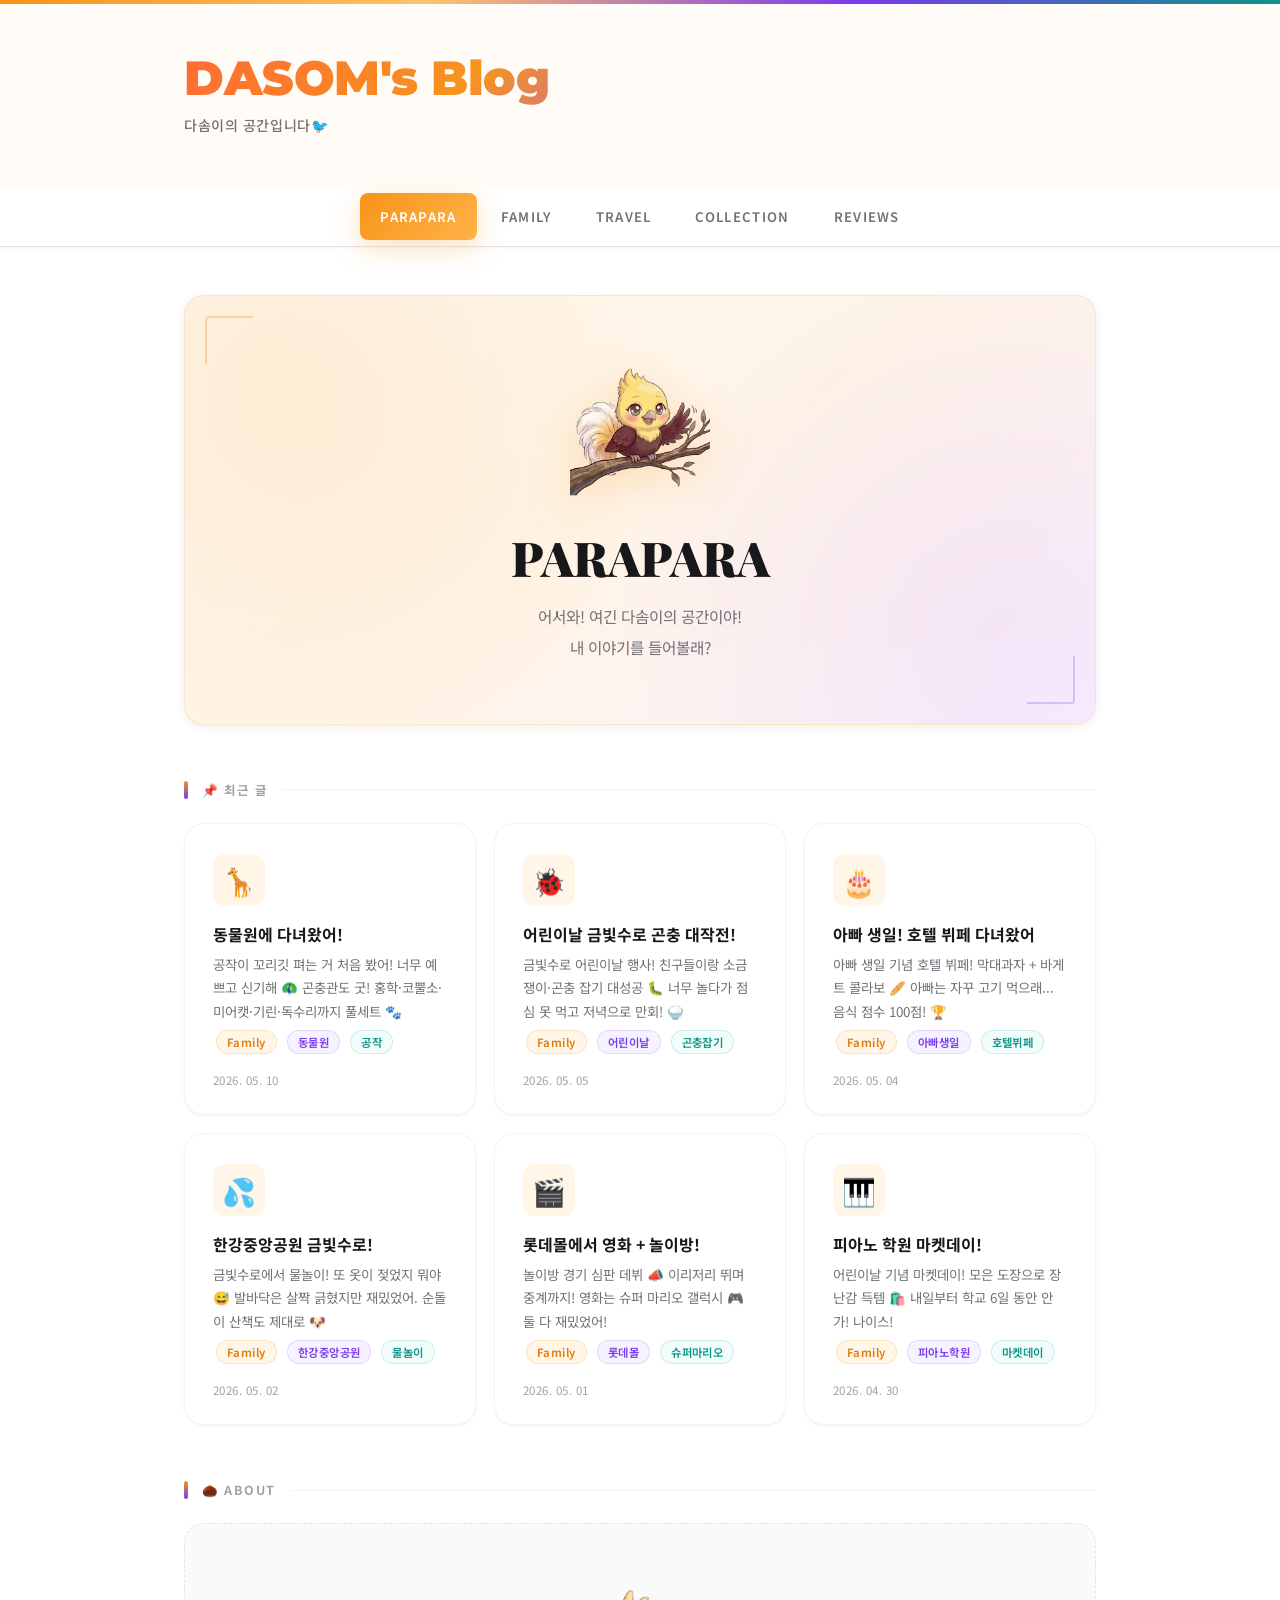
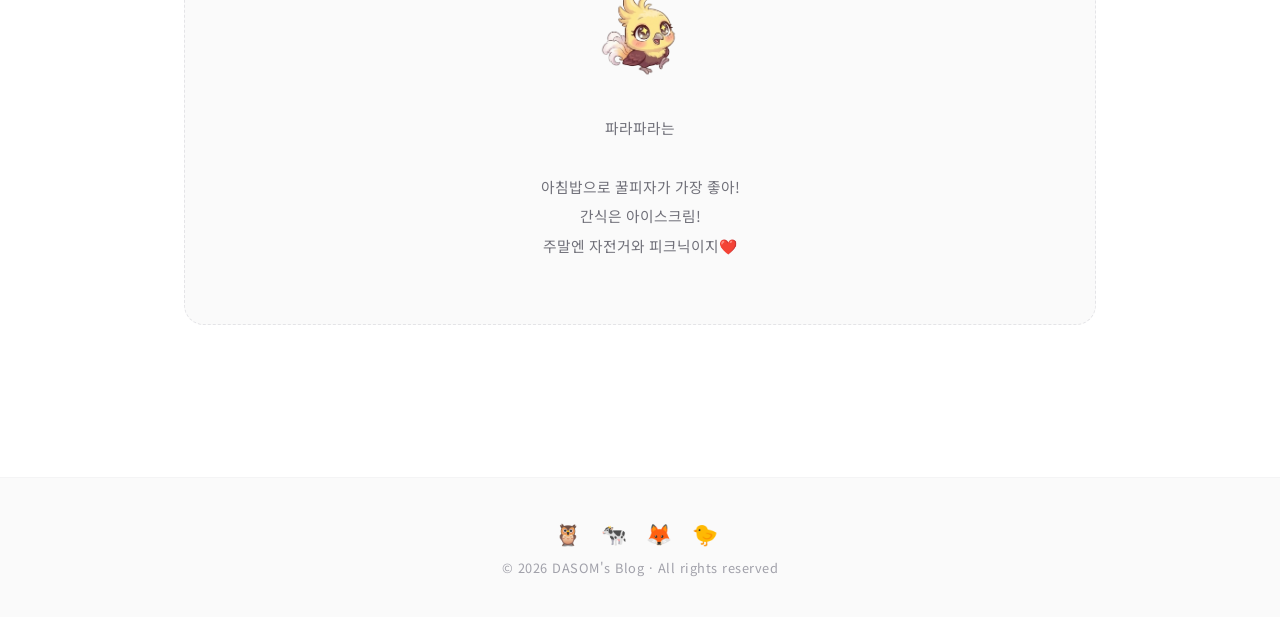
<file: index.html>
<!DOCTYPE html>
<html lang="ko">
<head>
  <meta charset="UTF-8" />
  <meta name="viewport" content="width=device-width, initial-scale=1.0" />
  <title>PARAPARA — DASOM's Blog</title>
  <link rel="stylesheet" href="style.css" />
  <style>
    /* 코너 장식 애니메이션 */
    @keyframes cornerTL {
      from { top: calc(50% - 24px); left: calc(50% - 24px); opacity: 0; }
      10% { opacity: 1; }
      to   { top: 20px; left: 20px; opacity: 1; }
    }
    @keyframes cornerBR {
      from { bottom: calc(50% - 24px); right: calc(50% - 24px); opacity: 0; }
      10% { opacity: 1; }
      to   { bottom: 20px; right: 20px; opacity: 1; }
    }

    /* 콘텐츠 페이드인 */
    @keyframes heroFadeIn {
      from { opacity: 0; transform: translateY(14px); }
      to   { opacity: 1; transform: translateY(0); }
    }

    /* 좌상단 코너 오버라이드 */
    .hero::after {
      animation: cornerTL 0.9s cubic-bezier(.4,0,.2,1) forwards;
    }

    /* 우하단 코너 오버라이드 */
    .hero-corner-br {
      animation: cornerBR 0.9s cubic-bezier(.4,0,.2,1) forwards;
    }

    /* 콘텐츠 래퍼 */
    .hero-content {
      opacity: 0;
      animation: heroFadeIn 0.7s ease forwards;
      animation-delay: 1s;
      position: relative;
      z-index: 1;
    }
  </style>
</head>
<body>

  <header>
    <div class="header-inner">
      <div class="header-text">
        <div class="site-title">DASOM's Blog</div>
        <div class="site-subtitle">다솜이의 공간입니다🐦</div>
      </div>
    </div>
  </header>

  <nav>
    <ul>
      <li><a href="index.html" class="active">PARAPARA</a></li>
      <li><a href="family.html">Family</a></li>
      <li><a href="travel.html">Travel</a></li>
      <li><a href="collection.html">Collection</a></li>
      <li><a href="reviews.html">Reviews</a></li>
    </ul>
  </nav>

  <div class="page-wrap">

    <div class="deco-strip">✦ ✦ ✦ ✦ ✦</div>

    <div class="hero"><div class="hero-corner-br"></div>
      <div class="hero-content">
        <div class="hero-icon"><img src="dasom.png" alt="다솜" style="width:140px;height:auto;object-fit:contain;" /></div>
        <h1>PARAPARA</h1>
        <p>
          어서와! 여긴 다솜이의 공간이야!<br />
          내 이야기를 들어볼래?
        </p>
      </div>
    </div>

    <!-- Recent Posts -->
    <div class="section-title">📌 최근 글</div>
    <div class="card-grid">
      <a href="posts/daily-zoo.html" style="text-decoration:none;color:inherit;">
        <div class="card">
          <div class="card-icon">🦒</div>
          <h3>동물원에 다녀왔어!</h3>
          <p>공작이 꼬리깃 펴는 거 처음 봤어! 너무 예쁘고 신기해 🦚 곤충관도 굿! 홍학·코뿔소·미어캣·기린·독수리까지 풀세트 🐾</p>
          <div>
            <span class="tag">Family</span>
            <span class="tag">동물원</span>
            <span class="tag">공작</span>
          </div>
          <div class="card-date">2026. 05. 10</div>
        </div>
      </a>

      <a href="posts/daily-childrens-day.html" style="text-decoration:none;color:inherit;">
        <div class="card">
          <div class="card-icon">🐞</div>
          <h3>어린이날 금빛수로 곤충 대작전!</h3>
          <p>금빛수로 어린이날 행사! 친구들이랑 소금쟁이·곤충 잡기 대성공 🐛 너무 놀다가 점심 못 먹고 저녁으로 만회! 🍚</p>
          <div>
            <span class="tag">Family</span>
            <span class="tag">어린이날</span>
            <span class="tag">곤충잡기</span>
          </div>
          <div class="card-date">2026. 05. 05</div>
        </div>
      </a>

      <a href="posts/daily-dad-birthday.html" style="text-decoration:none;color:inherit;">
        <div class="card">
          <div class="card-icon">🎂</div>
          <h3>아빠 생일! 호텔 뷔페 다녀왔어</h3>
          <p>아빠 생일 기념 호텔 뷔페! 막대과자 + 바게트 콜라보 🥖 아빠는 자꾸 고기 먹으래... 음식 점수 100점! 🏆</p>
          <div>
            <span class="tag">Family</span>
            <span class="tag">아빠생일</span>
            <span class="tag">호텔뷔페</span>
          </div>
          <div class="card-date">2026. 05. 04</div>
        </div>
      </a>

      <a href="posts/daily-hangang.html" style="text-decoration:none;color:inherit;">
        <div class="card">
          <div class="card-icon">💦</div>
          <h3>한강중앙공원 금빛수로!</h3>
          <p>금빛수로에서 물놀이! 또 옷이 젖었지 뭐야 😅 발바닥은 살짝 긁혔지만 재밌었어. 순돌이 산책도 제대로 🐶</p>
          <div>
            <span class="tag">Family</span>
            <span class="tag">한강중앙공원</span>
            <span class="tag">물놀이</span>
          </div>
          <div class="card-date">2026. 05. 02</div>
        </div>
      </a>

      <a href="posts/daily-lottemall.html" style="text-decoration:none;color:inherit;">
        <div class="card">
          <div class="card-icon">🎬</div>
          <h3>롯데몰에서 영화 + 놀이방!</h3>
          <p>놀이방 경기 심판 데뷔 📣 이리저리 뛰며 중계까지! 영화는 슈퍼 마리오 갤럭시 🎮 둘 다 재밌었어!</p>
          <div>
            <span class="tag">Family</span>
            <span class="tag">롯데몰</span>
            <span class="tag">슈퍼마리오</span>
          </div>
          <div class="card-date">2026. 05. 01</div>
        </div>
      </a>

      <a href="posts/daily-piano-market.html" style="text-decoration:none;color:inherit;">
        <div class="card">
          <div class="card-icon">🎹</div>
          <h3>피아노 학원 마켓데이!</h3>
          <p>어린이날 기념 마켓데이! 모은 도장으로 장난감 득템 🛍️ 내일부터 학교 6일 동안 안 가! 나이스!</p>
          <div>
            <span class="tag">Family</span>
            <span class="tag">피아노학원</span>
            <span class="tag">마켓데이</span>
          </div>
          <div class="card-date">2026. 04. 30</div>
        </div>
      </a>

    </div>

    <!-- About -->
    <div class="section-title">🌰 About</div>
    <div class="empty-state">
      <div class="empty-icon"><img src="banjjak.png" alt="파라파라" style="width:80px;height:auto;object-fit:contain;" /></div>
      <p>
        파라파라는<br /><br />
        아침밥으로 꿀피자가 가장 좋아!<br />
        간식은 아이스크림!<br />
        주말엔 자전거와 피크닉이지❤️
      </p>
    </div>

  </div>

  <footer>
    <div class="footer-deco">🦉 🐄 🦊 🐤</div>
    © 2026 DASOM's Blog · All rights reserved
  </footer>

</body>
</html>
</file>
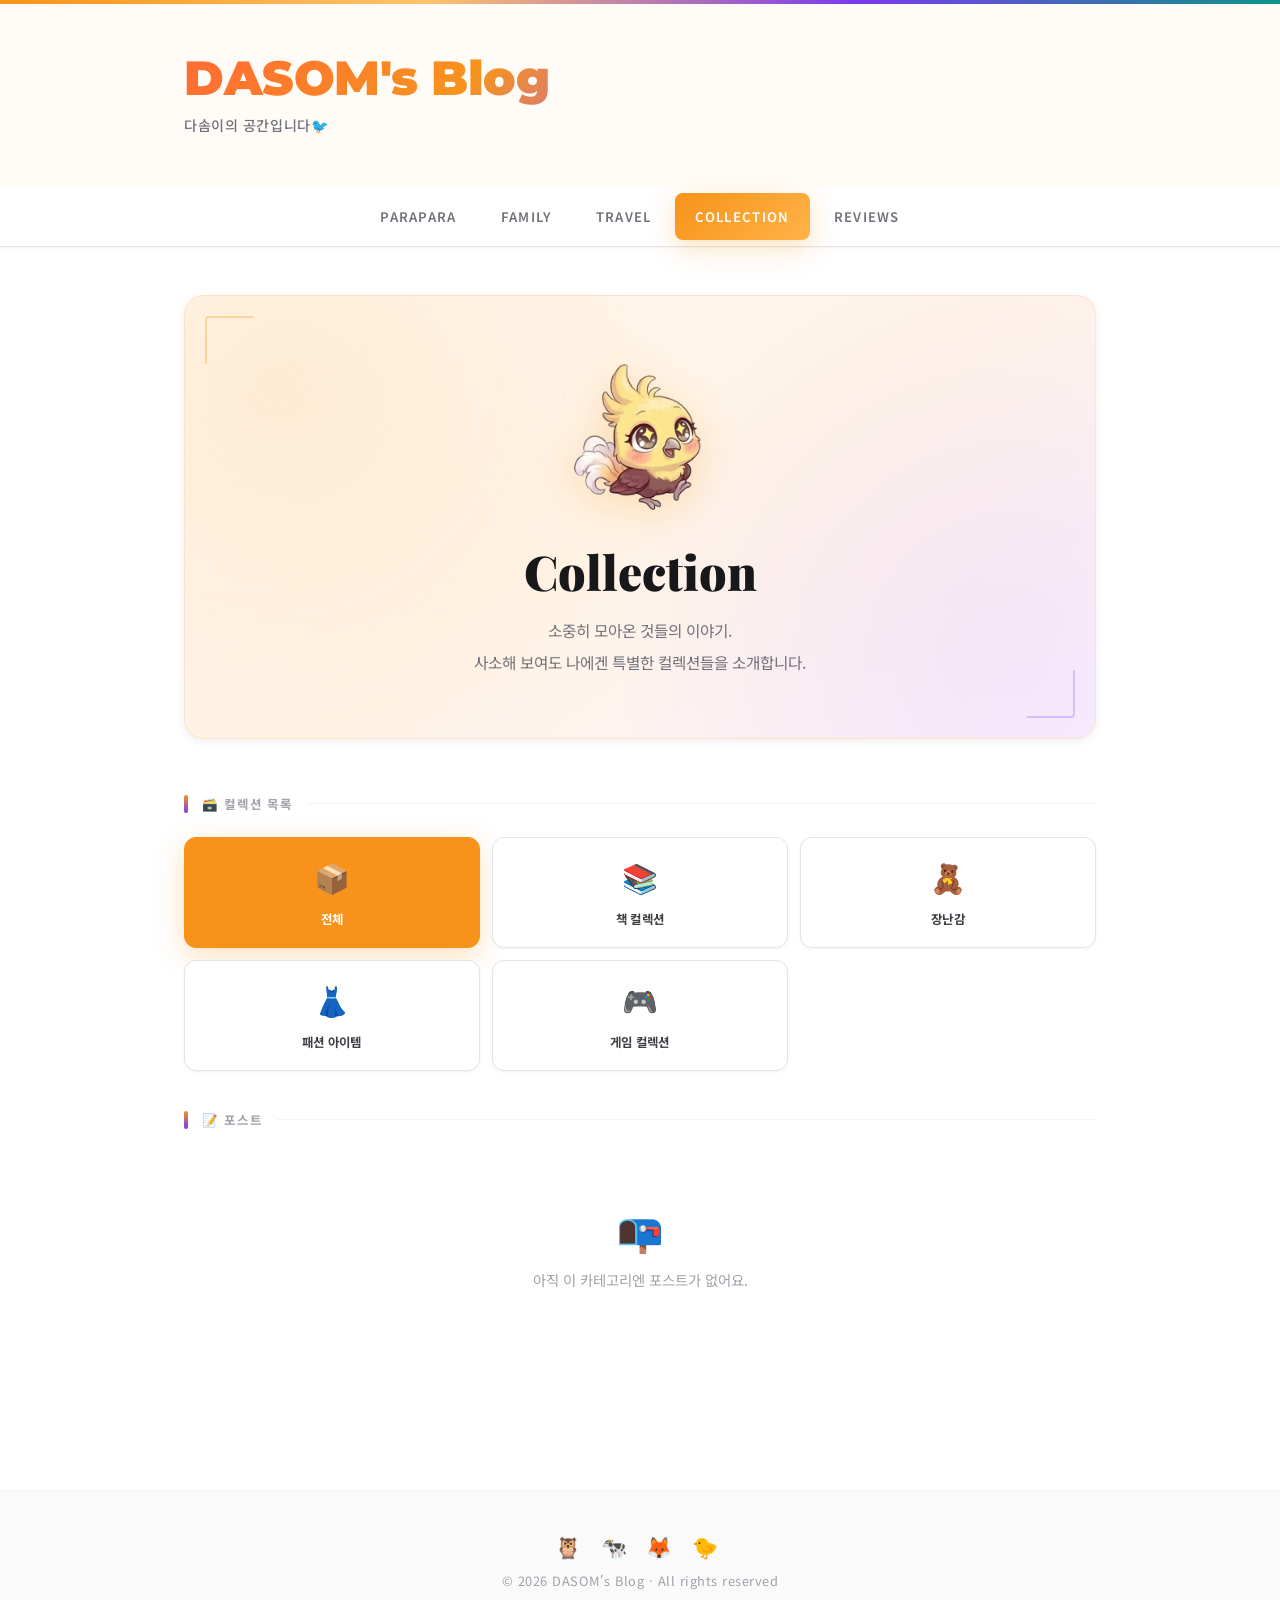
<file: collection.html>
<!DOCTYPE html>
<html lang="ko">
<head>
  <meta charset="UTF-8" />
  <meta name="viewport" content="width=device-width, initial-scale=1.0" />
  <title>Collection — DASOM's Blog</title>
  <link rel="stylesheet" href="style.css" />
  <style>
    @keyframes heroFadeIn {
      from { opacity: 0; transform: translateY(14px); }
      to   { opacity: 1; transform: translateY(0); }
    }
    .hero-content {
      opacity: 0;
      animation: heroFadeIn 0.7s ease forwards;
      animation-delay: 0.2s;
      position: relative;
      z-index: 1;
    }

    /* 카테고리 필터 버튼 */
    .filter-grid {
      display: grid;
      grid-template-columns: repeat(3, 1fr);
      gap: 12px;
      margin-bottom: 40px;
    }
    .filter-btn {
      background: var(--bg);
      border: 1.5px solid var(--border);
      border-radius: var(--r-sm);
      padding: 18px 14px;
      text-align: center;
      cursor: pointer;
      transition: all .2s;
      box-shadow: var(--sh-xs);
    }
    .filter-btn:hover {
      border-color: var(--orange);
      box-shadow: var(--sh-or);
      transform: translateY(-2px);
    }
    .filter-btn.active {
      background: var(--orange);
      border-color: var(--orange);
      box-shadow: var(--sh-or);
    }
    .filter-btn.active .filter-icon,
    .filter-btn.active .filter-label { color: #fff; }
    .filter-icon {
      font-size: 1.8rem;
      display: block;
      margin-bottom: 8px;
    }
    .filter-label {
      font-size: .78rem;
      font-weight: 700;
      color: var(--text-2);
      letter-spacing: .02em;
    }

    /* 게시글 카드 */
    .post-card-link {
      text-decoration: none;
      color: inherit;
      display: block;
    }
    .post-card-wrap {
      transition: opacity .25s, transform .25s;
    }
    .post-card-wrap.hidden {
      display: none;
    }

    /* 빈 상태 */
    .filter-empty {
      display: none;
      grid-column: 1 / -1;
      text-align: center;
      padding: 48px 24px;
      color: var(--text-4);
      font-size: .9rem;
    }
    .filter-empty .empty-icon { font-size: 2.4rem; display: block; margin-bottom: 12px; }
  </style>
</head>
<body>

  <header>
    <div class="header-inner">
      <div class="header-text">
        <div class="site-title">DASOM's Blog</div>
        <div class="site-subtitle">다솜이의 공간입니다🐦</div>
      </div>
    </div>
  </header>

  <nav>
    <ul>
      <li><a href="index.html">PARAPARA</a></li>
      <li><a href="family.html">Family</a></li>
      <li><a href="travel.html">Travel</a></li>
      <li><a href="collection.html" class="active">Collection</a></li>
      <li><a href="reviews.html">Reviews</a></li>
    </ul>
  </nav>

  <div class="page-wrap">

    <div class="deco-strip">✦ ✦ ✦ ✦ ✦</div>

    <div class="hero"><div class="hero-corner-br"></div>
      <div class="hero-content">
        <div class="hero-icon"><img src="banjjak.png" alt="Collection" style="width:140px;height:auto;object-fit:contain;" /></div>
        <h1>Collection</h1>
        <p>
          소중히 모아온 것들의 이야기.<br />
          사소해 보여도 나에겐 특별한 컬렉션들을 소개합니다.
        </p>
      </div>
    </div>

    <!-- 카테고리 필터 -->
    <div class="section-title">🗃️ 컬렉션 목록</div>
    <div class="filter-grid">
      <div class="filter-btn active" data-filter="all" onclick="filterPosts(this, 'all')">
        <span class="filter-icon">📦</span>
        <span class="filter-label">전체</span>
      </div>
      <div class="filter-btn" data-filter="책" onclick="filterPosts(this, '책')">
        <span class="filter-icon">📚</span>
        <span class="filter-label">책 컬렉션</span>
      </div>
      <div class="filter-btn" data-filter="장난감" onclick="filterPosts(this, '장난감')">
        <span class="filter-icon">🧸</span>
        <span class="filter-label">장난감</span>
      </div>
      <div class="filter-btn" data-filter="패션" onclick="filterPosts(this, '패션')">
        <span class="filter-icon">👗</span>
        <span class="filter-label">패션 아이템</span>
      </div>
      <div class="filter-btn" data-filter="게임" onclick="filterPosts(this, '게임')">
        <span class="filter-icon">🎮</span>
        <span class="filter-label">게임 컬렉션</span>
      </div>
    </div>

    <!-- 게시글 목록 -->
    <div class="section-title">📝 포스트</div>
    <div class="card-grid" id="post-grid">

      <div class="filter-empty" id="filter-empty" style="display:block;">
        <span class="empty-icon">📭</span>
        아직 이 카테고리엔 포스트가 없어요.
      </div>

    </div>

  </div>

  <footer>
    <div class="footer-deco">🦉 🐄 🦊 🐤</div>
    © 2026 DASOM's Blog · All rights reserved
  </footer>

  <script>
    function filterPosts(btn, filter) {
      // 버튼 active 상태
      document.querySelectorAll('.filter-btn').forEach(b => b.classList.remove('active'));
      btn.classList.add('active');

      // 카드 필터링
      const cards = document.querySelectorAll('.post-card-wrap');
      let visibleCount = 0;

      cards.forEach(card => {
        if (filter === 'all' || card.dataset.category === filter) {
          card.classList.remove('hidden');
          visibleCount++;
        } else {
          card.classList.add('hidden');
        }
      });

      // 빈 상태 표시
      document.getElementById('filter-empty').style.display = visibleCount === 0 ? 'block' : 'none';

      // 포스트 섹션으로 스크롤
      document.getElementById('post-grid').scrollIntoView({ behavior: 'smooth', block: 'start' });
    }
  </script>

</body>
</html>
</file>
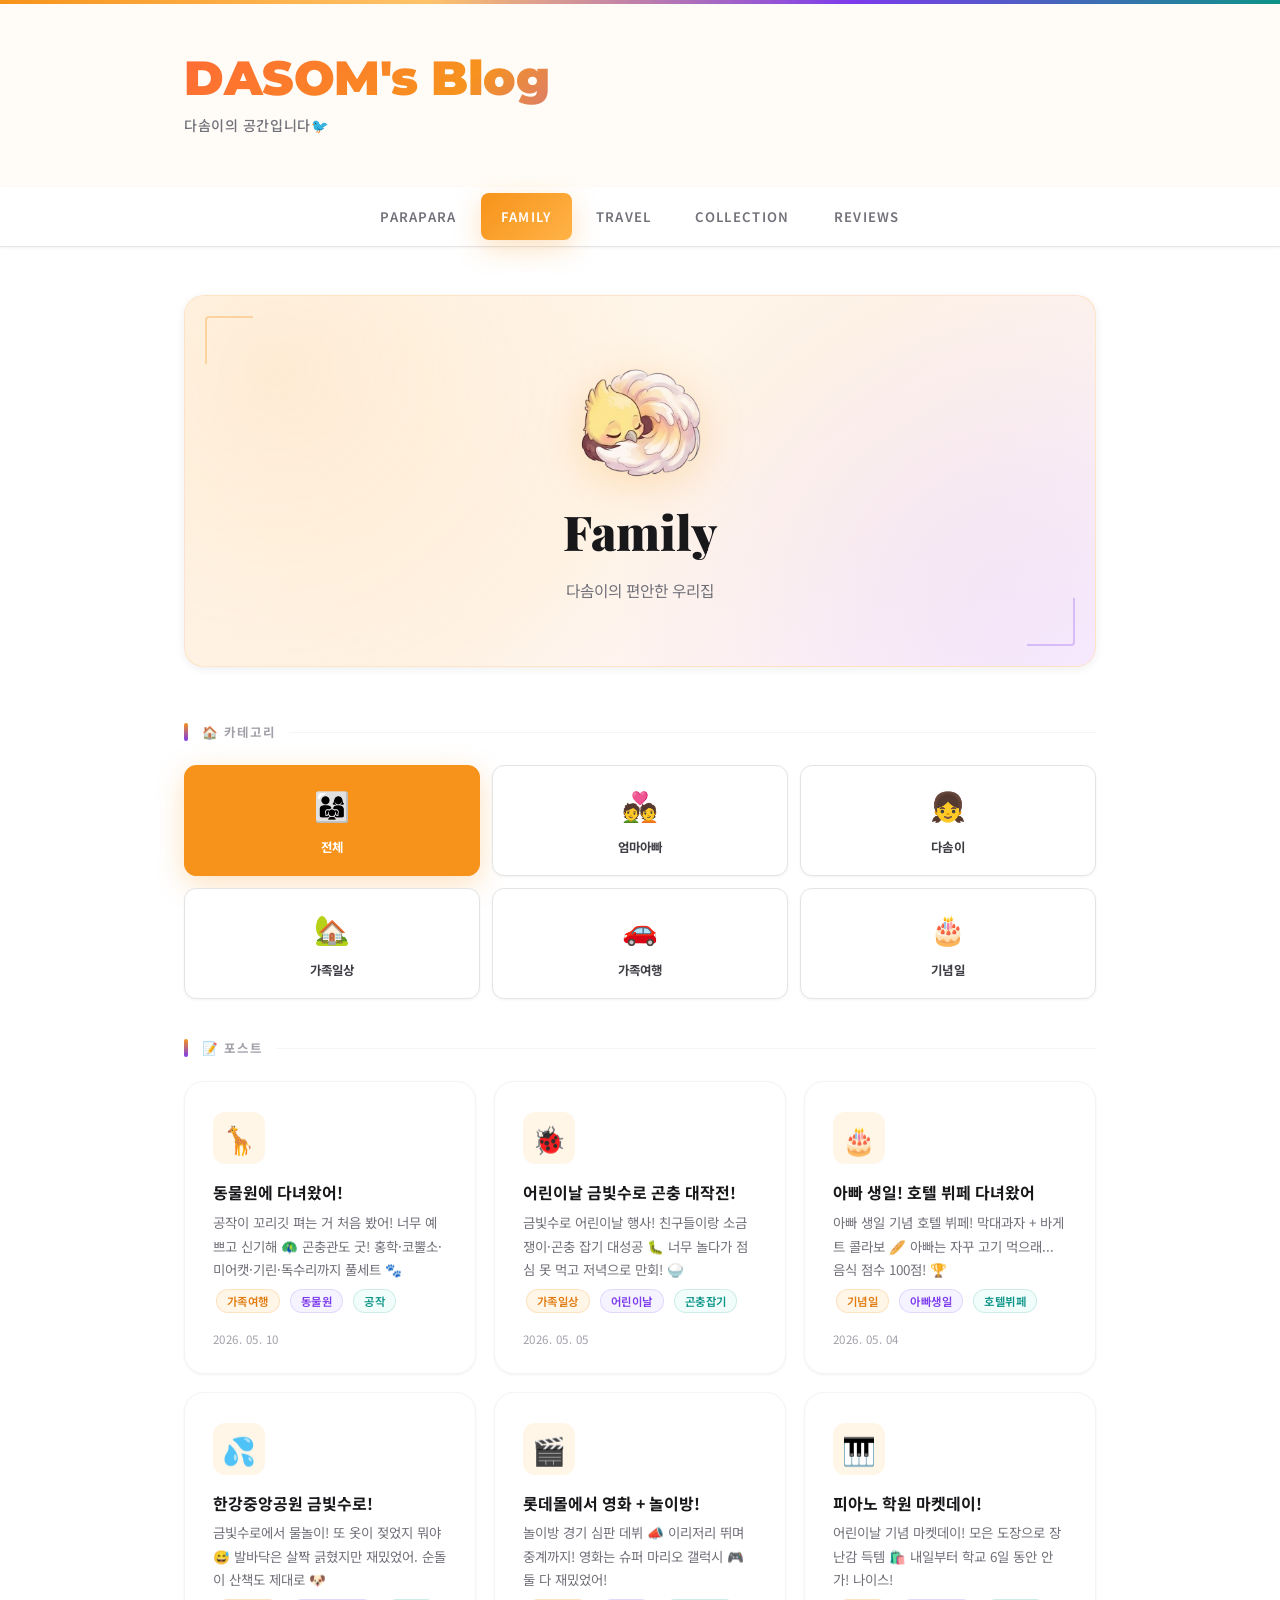
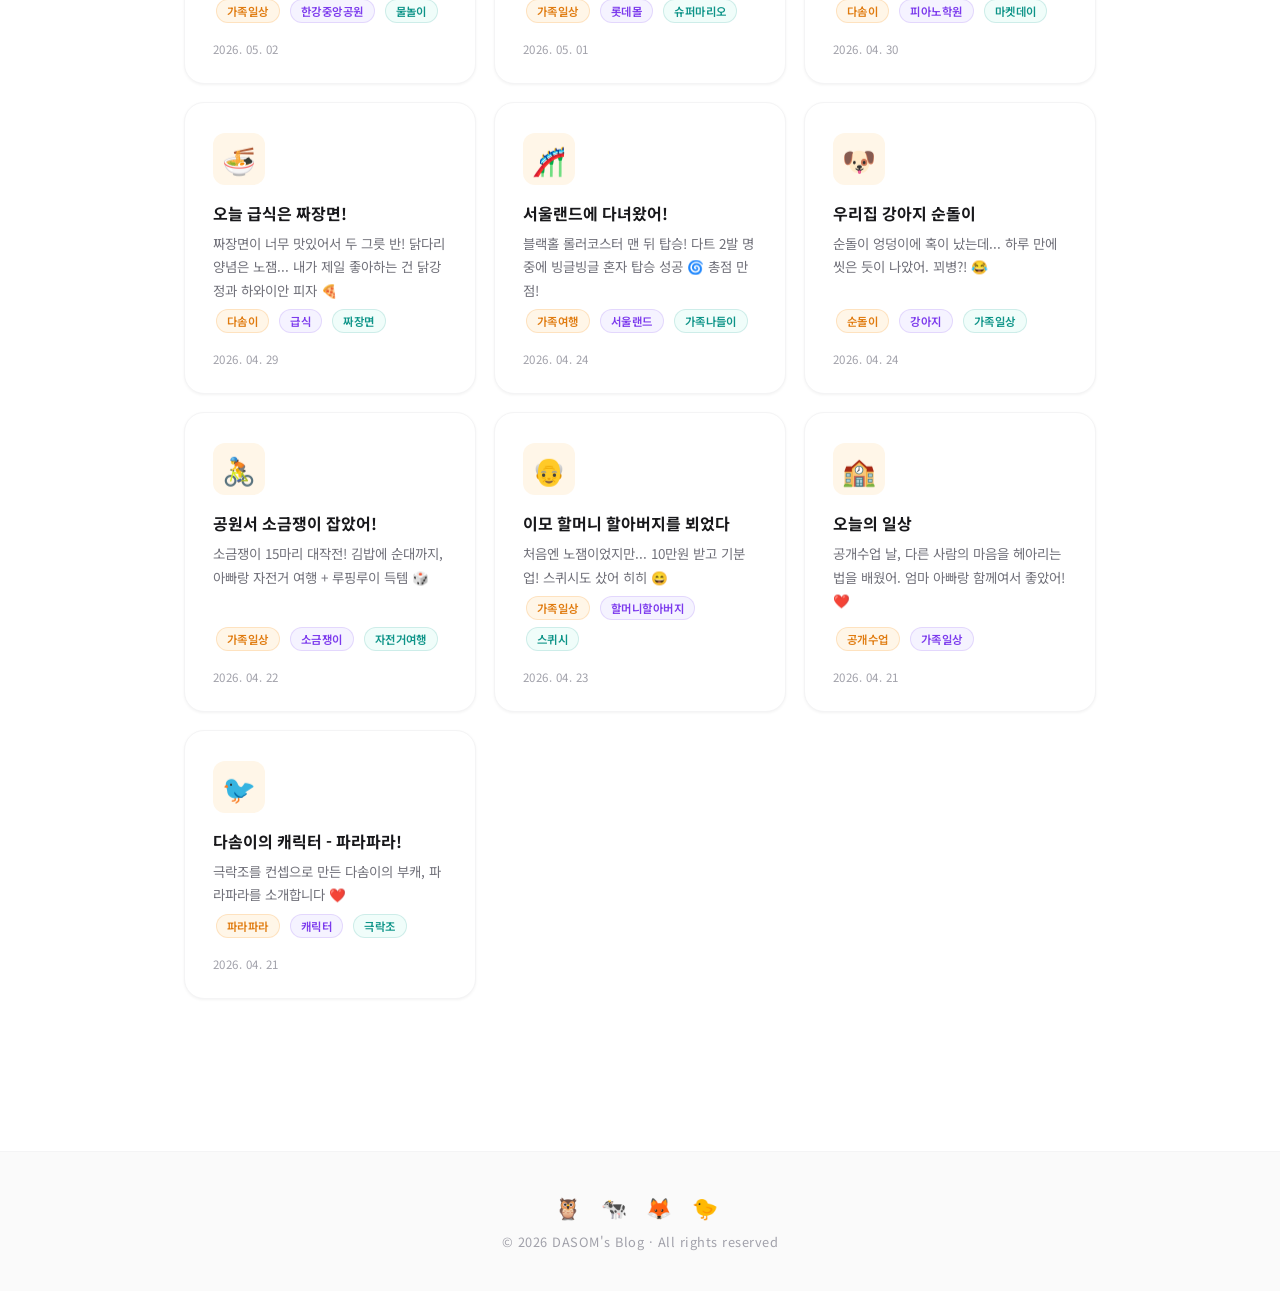
<file: family.html>
<!DOCTYPE html>
<html lang="ko">
<head>
  <meta charset="UTF-8" />
  <meta name="viewport" content="width=device-width, initial-scale=1.0" />
  <title>Family — DASOM's Blog</title>
  <link rel="stylesheet" href="style.css" />
  <style>
    @keyframes heroFadeIn {
      from { opacity: 0; transform: translateY(14px); }
      to   { opacity: 1; transform: translateY(0); }
    }
    .hero-content {
      opacity: 0;
      animation: heroFadeIn 0.7s ease forwards;
      animation-delay: 0.2s;
      position: relative;
      z-index: 1;
    }

    .filter-grid {
      display: grid;
      grid-template-columns: repeat(3, 1fr);
      gap: 12px;
      margin-bottom: 40px;
    }
    .filter-btn {
      background: var(--bg);
      border: 1.5px solid var(--border);
      border-radius: var(--r-sm);
      padding: 18px 14px;
      text-align: center;
      cursor: pointer;
      transition: all .2s;
      box-shadow: var(--sh-xs);
    }
    .filter-btn:hover {
      border-color: var(--orange);
      box-shadow: var(--sh-or);
      transform: translateY(-2px);
    }
    .filter-btn.active {
      background: var(--orange);
      border-color: var(--orange);
      box-shadow: var(--sh-or);
    }
    .filter-btn.active .filter-icon,
    .filter-btn.active .filter-label { color: #fff; }
    .filter-icon { font-size: 1.8rem; display: block; margin-bottom: 8px; }
    .filter-label { font-size: .78rem; font-weight: 700; color: var(--text-2); letter-spacing: .02em; }

    .post-card-link { text-decoration: none; color: inherit; display: flex; height: 100%; }
    .post-card-wrap { display: flex; flex-direction: column; }
    .post-card-wrap.hidden { display: none; }
    .filter-empty {
      display: none;
      grid-column: 1 / -1;
      text-align: center;
      padding: 48px 24px;
      color: var(--text-4);
      font-size: .9rem;
    }
    .filter-empty .empty-icon { font-size: 2.4rem; display: block; margin-bottom: 12px; }
  </style>
</head>
<body>

  <header>
    <div class="header-inner">
      <div class="header-text">
        <div class="site-title">DASOM's Blog</div>
        <div class="site-subtitle">다솜이의 공간입니다🐦</div>
      </div>
    </div>
  </header>

  <nav>
    <ul>
      <li><a href="index.html">PARAPARA</a></li>
      <li><a href="family.html" class="active">Family</a></li>
      <li><a href="travel.html">Travel</a></li>
      <li><a href="collection.html">Collection</a></li>
      <li><a href="reviews.html">Reviews</a></li>
    </ul>
  </nav>

  <div class="page-wrap">

    <div class="deco-strip">✦ ✦ ✦ ✦ ✦</div>

    <div class="hero"><div class="hero-corner-br"></div>
      <div class="hero-content">
        <div class="hero-icon"><img src="slip.png" alt="Family" style="width:140px;height:auto;object-fit:contain;" /></div>
        <h1>Family</h1>
        <p>
          다솜이의 편안한 우리집
        </p>
      </div>
    </div>

    <!-- 카테고리 필터 -->
    <div class="section-title">🏠 카테고리</div>
    <div class="filter-grid">
      <div class="filter-btn active" data-filter="all" onclick="filterPosts(this, 'all')">
        <span class="filter-icon">👨‍👩‍👧</span>
        <span class="filter-label">전체</span>
      </div>
      <div class="filter-btn" data-filter="엄마아빠" onclick="filterPosts(this, '엄마아빠')">
        <span class="filter-icon">💑</span>
        <span class="filter-label">엄마아빠</span>
      </div>
      <div class="filter-btn" data-filter="다솜이" onclick="filterPosts(this, '다솜이')">
        <span class="filter-icon">👧</span>
        <span class="filter-label">다솜이</span>
      </div>
      <div class="filter-btn" data-filter="가족일상" onclick="filterPosts(this, '가족일상')">
        <span class="filter-icon">🏡</span>
        <span class="filter-label">가족일상</span>
      </div>
      <div class="filter-btn" data-filter="가족여행" onclick="filterPosts(this, '가족여행')">
        <span class="filter-icon">🚗</span>
        <span class="filter-label">가족여행</span>
      </div>
      <div class="filter-btn" data-filter="기념일" onclick="filterPosts(this, '기념일')">
        <span class="filter-icon">🎂</span>
        <span class="filter-label">기념일</span>
      </div>
    </div>

    <!-- 게시글 목록 -->
    <div class="section-title">📝 포스트</div>
    <div class="card-grid" id="post-grid">

      <div class="post-card-wrap" data-category="가족여행">
        <a href="posts/daily-zoo.html" class="post-card-link">
          <div class="card">
            <div class="card-icon">🦒</div>
            <h3>동물원에 다녀왔어!</h3>
            <p>공작이 꼬리깃 펴는 거 처음 봤어! 너무 예쁘고 신기해 🦚 곤충관도 굿! 홍학·코뿔소·미어캣·기린·독수리까지 풀세트 🐾</p>
            <div>
              <span class="tag">가족여행</span>
              <span class="tag">동물원</span>
              <span class="tag">공작</span>
            </div>
            <div class="card-date">2026. 05. 10</div>
          </div>
        </a>
      </div>

      <div class="post-card-wrap" data-category="가족일상">
        <a href="posts/daily-childrens-day.html" class="post-card-link">
          <div class="card">
            <div class="card-icon">🐞</div>
            <h3>어린이날 금빛수로 곤충 대작전!</h3>
            <p>금빛수로 어린이날 행사! 친구들이랑 소금쟁이·곤충 잡기 대성공 🐛 너무 놀다가 점심 못 먹고 저녁으로 만회! 🍚</p>
            <div>
              <span class="tag">가족일상</span>
              <span class="tag">어린이날</span>
              <span class="tag">곤충잡기</span>
            </div>
            <div class="card-date">2026. 05. 05</div>
          </div>
        </a>
      </div>

      <div class="post-card-wrap" data-category="기념일">
        <a href="posts/daily-dad-birthday.html" class="post-card-link">
          <div class="card">
            <div class="card-icon">🎂</div>
            <h3>아빠 생일! 호텔 뷔페 다녀왔어</h3>
            <p>아빠 생일 기념 호텔 뷔페! 막대과자 + 바게트 콜라보 🥖 아빠는 자꾸 고기 먹으래... 음식 점수 100점! 🏆</p>
            <div>
              <span class="tag">기념일</span>
              <span class="tag">아빠생일</span>
              <span class="tag">호텔뷔페</span>
            </div>
            <div class="card-date">2026. 05. 04</div>
          </div>
        </a>
      </div>

      <div class="post-card-wrap" data-category="가족일상">
        <a href="posts/daily-hangang.html" class="post-card-link">
          <div class="card">
            <div class="card-icon">💦</div>
            <h3>한강중앙공원 금빛수로!</h3>
            <p>금빛수로에서 물놀이! 또 옷이 젖었지 뭐야 😅 발바닥은 살짝 긁혔지만 재밌었어. 순돌이 산책도 제대로 🐶</p>
            <div>
              <span class="tag">가족일상</span>
              <span class="tag">한강중앙공원</span>
              <span class="tag">물놀이</span>
            </div>
            <div class="card-date">2026. 05. 02</div>
          </div>
        </a>
      </div>

      <div class="post-card-wrap" data-category="가족일상">
        <a href="posts/daily-lottemall.html" class="post-card-link">
          <div class="card">
            <div class="card-icon">🎬</div>
            <h3>롯데몰에서 영화 + 놀이방!</h3>
            <p>놀이방 경기 심판 데뷔 📣 이리저리 뛰며 중계까지! 영화는 슈퍼 마리오 갤럭시 🎮 둘 다 재밌었어!</p>
            <div>
              <span class="tag">가족일상</span>
              <span class="tag">롯데몰</span>
              <span class="tag">슈퍼마리오</span>
            </div>
            <div class="card-date">2026. 05. 01</div>
          </div>
        </a>
      </div>

      <div class="post-card-wrap" data-category="다솜이">
        <a href="posts/daily-piano-market.html" class="post-card-link">
          <div class="card">
            <div class="card-icon">🎹</div>
            <h3>피아노 학원 마켓데이!</h3>
            <p>어린이날 기념 마켓데이! 모은 도장으로 장난감 득템 🛍️ 내일부터 학교 6일 동안 안 가! 나이스!</p>
            <div>
              <span class="tag">다솜이</span>
              <span class="tag">피아노학원</span>
              <span class="tag">마켓데이</span>
            </div>
            <div class="card-date">2026. 04. 30</div>
          </div>
        </a>
      </div>

      <div class="post-card-wrap" data-category="다솜이">
        <a href="posts/daily-jjajang.html" class="post-card-link">
          <div class="card">
            <div class="card-icon">🍜</div>
            <h3>오늘 급식은 짜장면!</h3>
            <p>짜장면이 너무 맛있어서 두 그릇 반! 닭다리 양념은 노잼... 내가 제일 좋아하는 건 닭강정과 하와이안 피자 🍕</p>
            <div>
              <span class="tag">다솜이</span>
              <span class="tag">급식</span>
              <span class="tag">짜장면</span>
            </div>
            <div class="card-date">2026. 04. 29</div>
          </div>
        </a>
      </div>

      <div class="post-card-wrap" data-category="가족여행">
        <a href="posts/review-seoulland.html" class="post-card-link">
          <div class="card">
            <div class="card-icon">🎢</div>
            <h3>서울랜드에 다녀왔어!</h3>
            <p>블랙홀 롤러코스터 맨 뒤 탑승! 다트 2발 명중에 빙글빙글 혼자 탑승 성공 🌀 총점 만점!</p>
            <div>
              <span class="tag">가족여행</span>
              <span class="tag">서울랜드</span>
              <span class="tag">가족나들이</span>
            </div>
            <div class="card-date">2026. 04. 24</div>
          </div>
        </a>
      </div>

      <div class="post-card-wrap" data-category="가족일상">
        <a href="posts/daily-soonddol.html" class="post-card-link">
          <div class="card">
            <div class="card-icon">🐶</div>
            <h3>우리집 강아지 순돌이</h3>
            <p>순돌이 엉덩이에 혹이 났는데... 하루 만에 씻은 듯이 나았어. 꾀병?! 😂</p>
            <div>
              <span class="tag">순돌이</span>
              <span class="tag">강아지</span>
              <span class="tag">가족일상</span>
            </div>
            <div class="card-date">2026. 04. 24</div>
          </div>
        </a>
      </div>

      <div class="post-card-wrap" data-category="가족일상">
        <a href="posts/daily-park-bike.html" class="post-card-link">
          <div class="card">
            <div class="card-icon">🚴</div>
            <h3>공원서 소금쟁이 잡았어!</h3>
            <p>소금쟁이 15마리 대작전! 김밥에 순대까지, 아빠랑 자전거 여행 + 루핑루이 득템 🎲</p>
            <div>
              <span class="tag">가족일상</span>
              <span class="tag">소금쟁이</span>
              <span class="tag">자전거여행</span>
            </div>
            <div class="card-date">2026. 04. 22</div>
          </div>
        </a>
      </div>

      <div class="post-card-wrap" data-category="가족일상">
        <a href="posts/daily-grandparents.html" class="post-card-link">
          <div class="card">
            <div class="card-icon">👴</div>
            <h3>이모 할머니 할아버지를 뵈었다</h3>
            <p>처음엔 노잼이었지만... 10만원 받고 기분 업! 스퀴시도 샀어 히히 😄</p>
            <div>
              <span class="tag">가족일상</span>
              <span class="tag">할머니할아버지</span>
              <span class="tag">스퀴시</span>
            </div>
            <div class="card-date">2026. 04. 23</div>
          </div>
        </a>
      </div>

      <div class="post-card-wrap" data-category="가족일상">
        <a href="posts/daily-open-class.html" class="post-card-link">
          <div class="card">
            <div class="card-icon">🏫</div>
            <h3>오늘의 일상</h3>
            <p>공개수업 날, 다른 사람의 마음을 헤아리는 법을 배웠어. 엄마 아빠랑 함께여서 좋았어! ❤️</p>
            <div>
              <span class="tag">공개수업</span>
              <span class="tag">가족일상</span>
            </div>
            <div class="card-date">2026. 04. 21</div>
          </div>
        </a>
      </div>

      <div class="post-card-wrap" data-category="다솜이">
        <a href="posts/parapara-character.html" class="post-card-link">
          <div class="card">
            <div class="card-icon">🐦</div>
            <h3>다솜이의 캐릭터 - 파라파라!</h3>
            <p>극락조를 컨셉으로 만든 다솜이의 부캐, 파라파라를 소개합니다 ❤️</p>
            <div>
              <span class="tag">파라파라</span>
              <span class="tag">캐릭터</span>
              <span class="tag">극락조</span>
            </div>
            <div class="card-date">2026. 04. 21</div>
          </div>
        </a>
      </div>

      <div class="filter-empty" id="filter-empty" style="display:none;">
        <span class="empty-icon">👨‍👩‍👧</span>
        아직 작성된 글이 없어요.<br />소중한 가족 이야기로 곧 채워질 예정이에요 🌟
      </div>

    </div>

  </div>

  <footer>
    <div class="footer-deco">🦉 🐄 🦊 🐤</div>
    © 2026 DASOM's Blog · All rights reserved
  </footer>

  <script>
    function filterPosts(btn, filter) {
      document.querySelectorAll('.filter-btn').forEach(b => b.classList.remove('active'));
      btn.classList.add('active');

      const cards = document.querySelectorAll('.post-card-wrap');
      let visibleCount = 0;

      cards.forEach(card => {
        if (filter === 'all' || card.dataset.category === filter) {
          card.classList.remove('hidden');
          visibleCount++;
        } else {
          card.classList.add('hidden');
        }
      });

      document.getElementById('filter-empty').style.display = visibleCount === 0 ? 'block' : 'none';

      // 포스트 섹션으로 스크롤
      document.getElementById('post-grid').scrollIntoView({ behavior: 'smooth', block: 'start' });
    }
  </script>

</body>
</html>
</file>
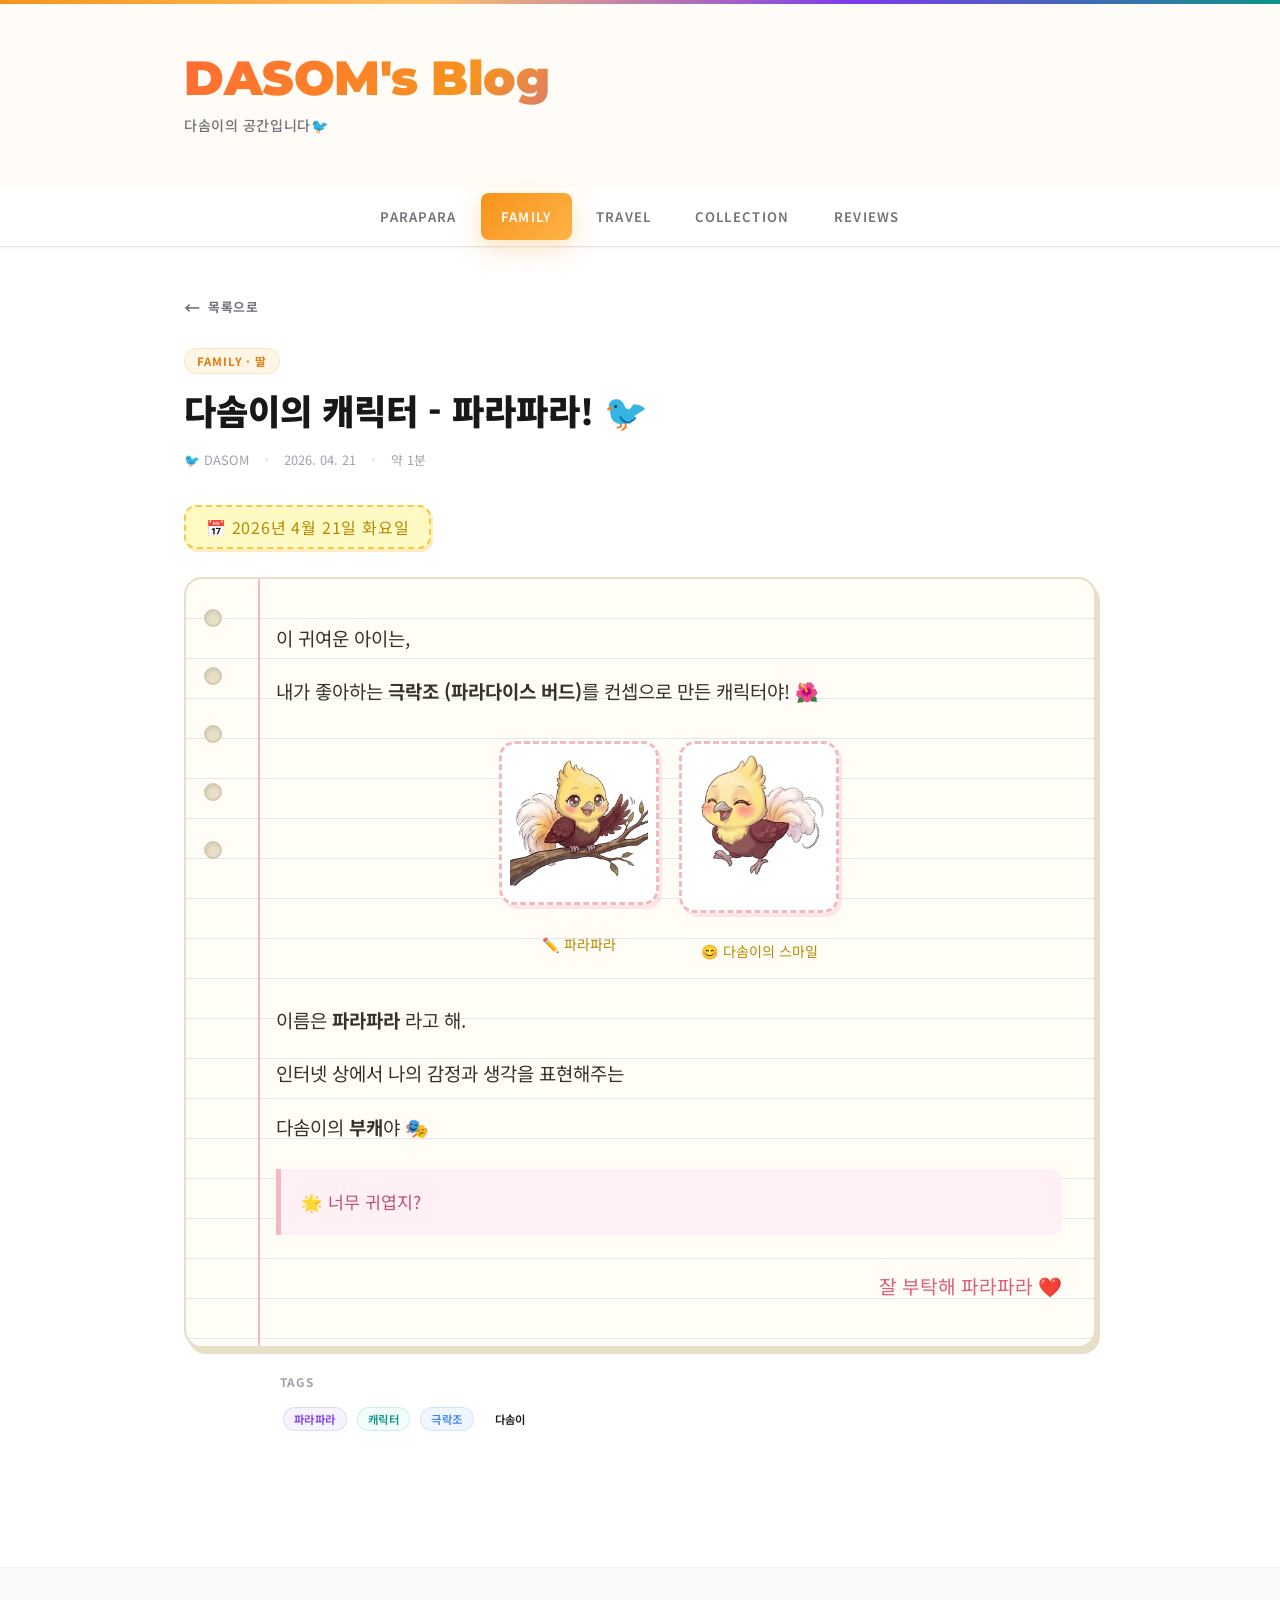
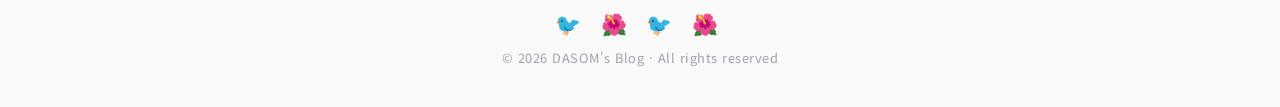
<file: parapara-character.html>
<!DOCTYPE html>
<html lang="ko">
<head>
  <meta charset="UTF-8" />
  <meta name="viewport" content="width=device-width, initial-scale=1.0" />
  <title>다솜이의 캐릭터 - 파라파라! — DASOM's Blog</title>
  <link rel="stylesheet" href="../style.css" />
  <style>
    @font-face {
      font-family: '온글잎 룡룡';
      src: local('온글잎 룡룡');
    }

    /* 일기장 전체 폰트 */
    .diary-wrap {
      font-family: '온글잎 룡룡', 'Noto Sans KR', sans-serif;
    }

    /* 날짜 스티커 */
    .diary-date {
      display: inline-block;
      background: #fff9c4;
      border: 2px dashed #f9c846;
      border-radius: 12px;
      padding: 8px 20px;
      font-family: '온글잎 룡룡', 'Noto Sans KR', sans-serif;
      font-size: 1rem;
      color: #b58a00;
      margin-bottom: 28px;
      box-shadow: 2px 3px 0 #f9c84655;
      letter-spacing: .05em;
    }

    /* 노트 배경 */
    .diary-note {
      background: #fffdf5;
      border: 2.5px solid #e8dfc8;
      border-radius: 18px;
      padding: 36px 32px 36px 90px;
      position: relative;
      box-shadow: 4px 6px 0 #e8dfc8;
      line-height: 2.4;
      background-image:
        repeating-linear-gradient(
          transparent,
          transparent 39px,
          #dde8f5 39px,
          #dde8f5 40px
        );
    }

    /* 노트 왼쪽 줄 */
    .diary-note::before {
      content: '';
      position: absolute;
      left: 72px;
      top: 0;
      bottom: 0;
      width: 2px;
      background: #f4b8c1;
      border-radius: 2px;
    }

    /* 노트 구멍 */
    .diary-holes {
      display: flex;
      flex-direction: column;
      gap: 40px;
      position: absolute;
      left: 18px;
      top: 30px;
    }
    .diary-hole {
      width: 18px;
      height: 18px;
      border-radius: 50%;
      background: #e8dfc8;
      border: 2px solid #d4c8b0;
      box-shadow: inset 1px 2px 3px rgba(0,0,0,.08);
    }

    /* 본문 텍스트 */
    .diary-text {
      font-family: '온글잎 룡룡', 'Noto Sans KR', sans-serif;
      font-size: 1.18rem;
      color: #3a3228;
      padding-left: 0;
    }

    .diary-text p {
      margin: 0 0 8px 0;
      line-height: 2.4;
    }

    /* 이미지 영역 */
    .diary-img-wrap {
      text-align: center;
      margin: 28px 0;
      padding-left: 0;
    }
    .diary-img-wrap img {
      border-radius: 16px;
      border: 3px dashed #f4b8c1;
      padding: 8px;
      background: #fff;
      box-shadow: 3px 4px 0 #f4b8c155;
      max-width: 220px;
      width: 100%;
    }
    .diary-img-caption {
      font-family: '온글잎 룡룡', 'Noto Sans KR', sans-serif;
      font-size: .88rem;
      color: #b58a00;
      margin-top: 8px;
    }

    /* 이미지 두 개 나란히 */
    .diary-img-row {
      display: flex;
      gap: 20px;
      justify-content: center;
      flex-wrap: wrap;
      margin: 28px 0;
      padding-left: 0;
    }
    .diary-img-row .diary-img-item {
      text-align: center;
    }
    .diary-img-row img {
      border-radius: 16px;
      border: 3px dashed #f4b8c1;
      padding: 8px;
      background: #fff;
      box-shadow: 3px 4px 0 #f4b8c155;
      max-width: 160px;
      width: 100%;
    }

    /* 강조 박스 */
    .diary-callout {
      background: #fff0f5;
      border-left: 5px solid #f4b8c1;
      border-radius: 0 12px 12px 0;
      padding: 16px 20px;
      margin: 20px 0 20px 0;
      font-family: '온글잎 룡룡', 'Noto Sans KR', sans-serif;
      font-size: 1.08rem;
      color: #c0516e;
      line-height: 2;
    }

    /* 하트 마무리 */
    .diary-ending {
      text-align: right;
      font-family: '온글잎 룡룡', 'Noto Sans KR', sans-serif;
      font-size: 1.2rem;
      color: #e05c7a;
      padding-top: 8px;
    }

    /* 포스트 헤더 폰트 덮어쓰기 */
    .post-title,
    .post-category,
    .post-meta-item {
      font-family: '온글잎 룡룡', 'Noto Sans KR', sans-serif !important;
    }
    .post-title {
      font-size: clamp(1.5rem, 3.5vw, 2.2rem) !important;
    }
  </style>
</head>
<body>

  <header>
    <div class="header-inner">
      <div class="header-text">
        <div class="site-title">DASOM's Blog</div>
        <div class="site-subtitle">다솜이의 공간입니다🐦</div>
      </div>
    </div>
  </header>

  <nav>
    <ul>
      <li><a href="../index.html">PARAPARA</a></li>
      <li><a href="../family.html" class="active">Family</a></li>
      <li><a href="../travel.html">Travel</a></li>
      <li><a href="../collection.html">Collection</a></li>
      <li><a href="../reviews.html">Reviews</a></li>
    </ul>
  </nav>

  <div class="page-wrap">

    <a href="../family.html" class="post-back">목록으로</a>

    <div class="post-header">
      <span class="post-category">Family · 딸</span>
      <h1 class="post-title">다솜이의 캐릭터 - 파라파라! 🐦</h1>
      <div class="post-meta">
        <span class="post-meta-item">🐦 DASOM</span>
        <span class="post-meta-divider"></span>
        <span class="post-meta-item">2026. 04. 21</span>
        <span class="post-meta-divider"></span>
        <span class="post-meta-item">약 1분</span>
      </div>
    </div>

    <!-- 일기 본문 -->
    <div class="diary-wrap">

      <!-- 날짜 스티커 -->
      <div class="diary-date">📅 2026년 4월 21일 화요일</div>

      <div class="diary-note">

        <!-- 노트 구멍 -->
        <div class="diary-holes">
          <div class="diary-hole"></div>
          <div class="diary-hole"></div>
          <div class="diary-hole"></div>
          <div class="diary-hole"></div>
          <div class="diary-hole"></div>
        </div>

        <div class="diary-text">

          <p>이 귀여운 아이는,</p>
          <p>내가 좋아하는 <strong>극락조 (파라다이스 버드)</strong>를 컨셉으로 만든 캐릭터야! 🌺</p>

          <!-- 이미지 두 개 나란히 -->
          <div class="diary-img-row">
            <div class="diary-img-item">
              <img src="../dasom.png" alt="파라파라 캐릭터" />
              <div class="diary-img-caption">✏️ 파라파라</div>
            </div>
            <div class="diary-img-item">
              <img src="../smile.png" alt="스마일" />
              <div class="diary-img-caption">😊 다솜이의 스마일</div>
            </div>
          </div>

          <p>이름은 <strong>파라파라</strong> 라고 해.</p>
          <p>인터넷 상에서 나의 감정과 생각을 표현해주는</p>
          <p>다솜이의 <strong>부캐</strong>야 🎭</p>

          <div class="diary-callout">
            🌟 너무 귀엽지?
          </div>

        </div>

        <div class="diary-ending">
          잘 부탁해 파라파라 ❤️
        </div>

      </div>

    </div>

    <!-- 태그 -->
    <div class="post-tags">
      <div class="post-tags-label">Tags</div>
      <span class="tag">파라파라</span>
      <span class="tag">캐릭터</span>
      <span class="tag">극락조</span>
      <span class="tag">다솜이</span>
    </div>

  </div>

  <footer>
    <div class="footer-deco">🐦 🌺 🐦 🌺</div>
    © 2026 DASOM's Blog · All rights reserved
  </footer>

</body>
</html>
</file>
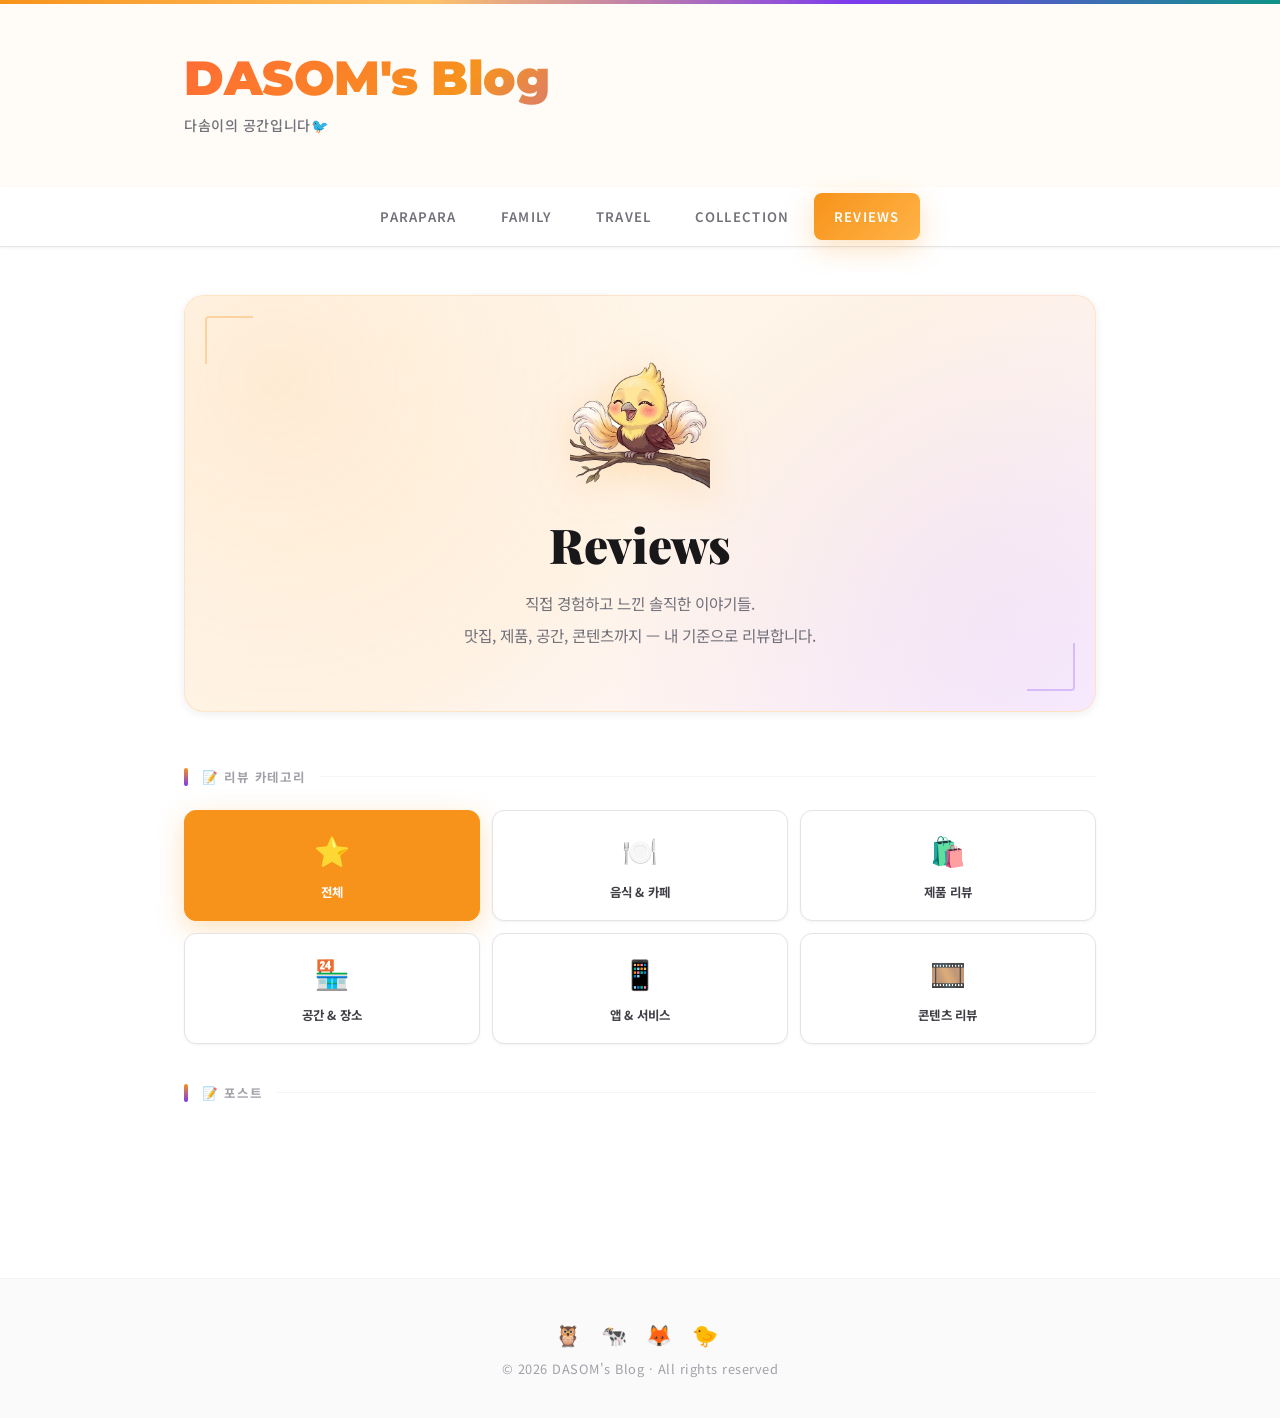
<file: reviews.html>
<!DOCTYPE html>
<html lang="ko">
<head>
  <meta charset="UTF-8" />
  <meta name="viewport" content="width=device-width, initial-scale=1.0" />
  <title>Reviews — DASOM's Blog</title>
  <link rel="stylesheet" href="style.css" />
  <style>
    @keyframes heroFadeIn {
      from { opacity: 0; transform: translateY(14px); }
      to   { opacity: 1; transform: translateY(0); }
    }
    .hero-content {
      opacity: 0;
      animation: heroFadeIn 0.7s ease forwards;
      animation-delay: 0.2s;
      position: relative;
      z-index: 1;
    }

    .filter-grid {
      display: grid;
      grid-template-columns: repeat(3, 1fr);
      gap: 12px;
      margin-bottom: 40px;
    }
    .filter-btn {
      background: var(--bg);
      border: 1.5px solid var(--border);
      border-radius: var(--r-sm);
      padding: 18px 14px;
      text-align: center;
      cursor: pointer;
      transition: all .2s;
      box-shadow: var(--sh-xs);
    }
    .filter-btn:hover {
      border-color: var(--orange);
      box-shadow: var(--sh-or);
      transform: translateY(-2px);
    }
    .filter-btn.active {
      background: var(--orange);
      border-color: var(--orange);
      box-shadow: var(--sh-or);
    }
    .filter-btn.active .filter-icon,
    .filter-btn.active .filter-label { color: #fff; }
    .filter-icon { font-size: 1.8rem; display: block; margin-bottom: 8px; }
    .filter-label { font-size: .78rem; font-weight: 700; color: var(--text-2); letter-spacing: .02em; }

    .post-card-link { text-decoration: none; color: inherit; display: block; }
    .post-card-wrap.hidden { display: none; }
    .filter-empty {
      display: none;
      grid-column: 1 / -1;
      text-align: center;
      padding: 48px 24px;
      color: var(--text-4);
      font-size: .9rem;
    }
    .filter-empty .empty-icon { font-size: 2.4rem; display: block; margin-bottom: 12px; }
  </style>
</head>
<body>

  <header>
    <div class="header-inner">
      <div class="header-text">
        <div class="site-title">DASOM's Blog</div>
        <div class="site-subtitle">다솜이의 공간입니다🐦</div>
      </div>
    </div>
  </header>

  <nav>
    <ul>
      <li><a href="index.html">PARAPARA</a></li>
      <li><a href="family.html">Family</a></li>
      <li><a href="travel.html">Travel</a></li>
      <li><a href="collection.html">Collection</a></li>
      <li><a href="reviews.html" class="active">Reviews</a></li>
    </ul>
  </nav>

  <div class="page-wrap">

    <div class="deco-strip">✦ ✦ ✦ ✦ ✦</div>

    <div class="hero"><div class="hero-corner-br"></div>
      <div class="hero-content">
        <div class="hero-icon"><img src="happy.png" alt="Reviews" style="width:140px;height:auto;object-fit:contain;" /></div>
        <h1>Reviews</h1>
        <p>
          직접 경험하고 느낀 솔직한 이야기들.<br />
          맛집, 제품, 공간, 콘텐츠까지 — 내 기준으로 리뷰합니다.
        </p>
      </div>
    </div>

    <!-- 카테고리 필터 -->
    <div class="section-title">📝 리뷰 카테고리</div>
    <div class="filter-grid">
      <div class="filter-btn active" data-filter="all" onclick="filterPosts(this, 'all')">
        <span class="filter-icon">⭐</span>
        <span class="filter-label">전체</span>
      </div>
      <div class="filter-btn" data-filter="음식" onclick="filterPosts(this, '음식')">
        <span class="filter-icon">🍽️</span>
        <span class="filter-label">음식 & 카페</span>
      </div>
      <div class="filter-btn" data-filter="제품" onclick="filterPosts(this, '제품')">
        <span class="filter-icon">🛍️</span>
        <span class="filter-label">제품 리뷰</span>
      </div>
      <div class="filter-btn" data-filter="공간" onclick="filterPosts(this, '공간')">
        <span class="filter-icon">🏪</span>
        <span class="filter-label">공간 & 장소</span>
      </div>
      <div class="filter-btn" data-filter="앱" onclick="filterPosts(this, '앱')">
        <span class="filter-icon">📱</span>
        <span class="filter-label">앱 & 서비스</span>
      </div>
      <div class="filter-btn" data-filter="콘텐츠" onclick="filterPosts(this, '콘텐츠')">
        <span class="filter-icon">🎞️</span>
        <span class="filter-label">콘텐츠 리뷰</span>
      </div>
    </div>

    <!-- 게시글 목록 -->
    <div class="section-title">📝 포스트</div>
    <div class="card-grid" id="post-grid">

      <div class="filter-empty" id="filter-empty" style="display:none;">
        <span class="empty-icon">📭</span>
        아직 이 카테고리엔 리뷰가 없어요.
      </div>

    </div>

  </div>

  <footer>
    <div class="footer-deco">🦉 🐄 🦊 🐤</div>
    © 2026 DASOM's Blog · All rights reserved
  </footer>

  <script>
    function filterPosts(btn, filter) {
      document.querySelectorAll('.filter-btn').forEach(b => b.classList.remove('active'));
      btn.classList.add('active');

      const cards = document.querySelectorAll('.post-card-wrap');
      let visibleCount = 0;

      cards.forEach(card => {
        if (filter === 'all' || card.dataset.category === filter) {
          card.classList.remove('hidden');
          visibleCount++;
        } else {
          card.classList.add('hidden');
        }
      });

      document.getElementById('filter-empty').style.display = visibleCount === 0 ? 'block' : 'none';

      // 포스트 섹션으로 스크롤
      document.getElementById('post-grid').scrollIntoView({ behavior: 'smooth', block: 'start' });
    }
  </script>

</body>
</html>
</file>
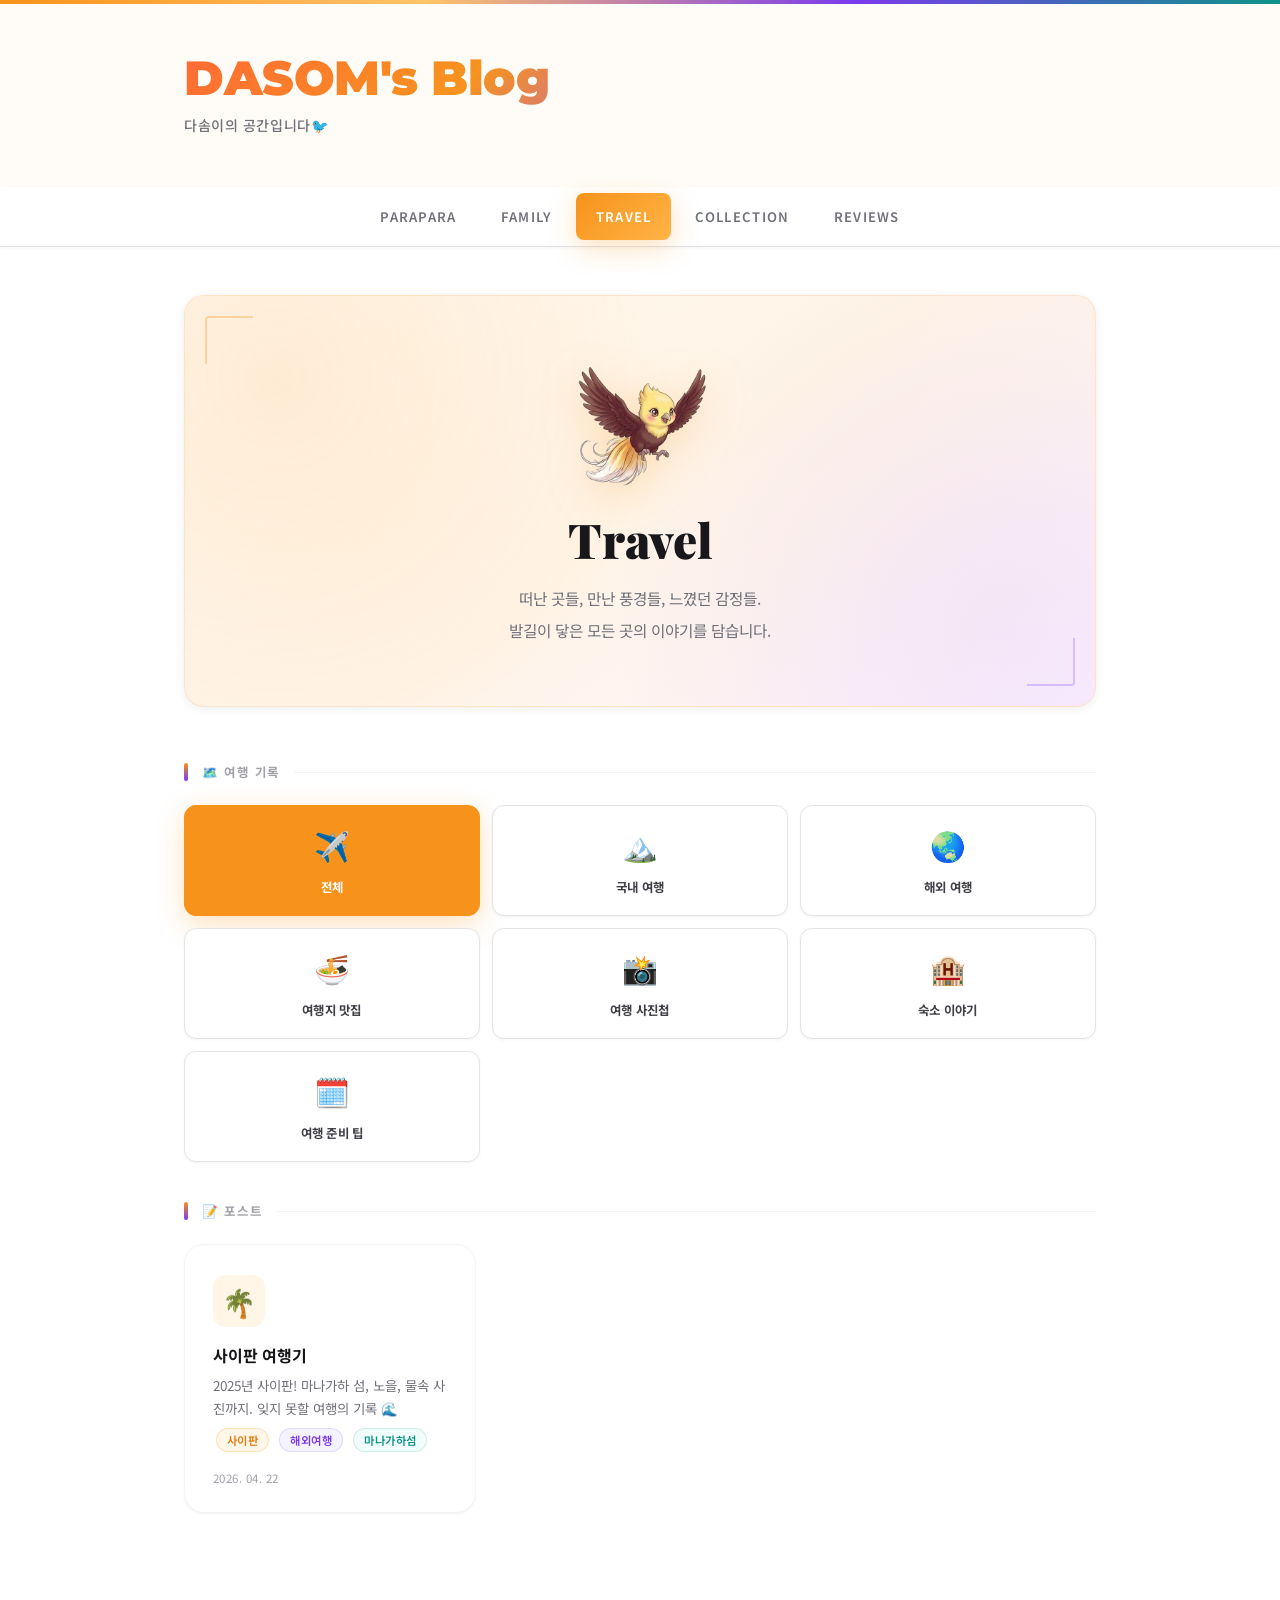
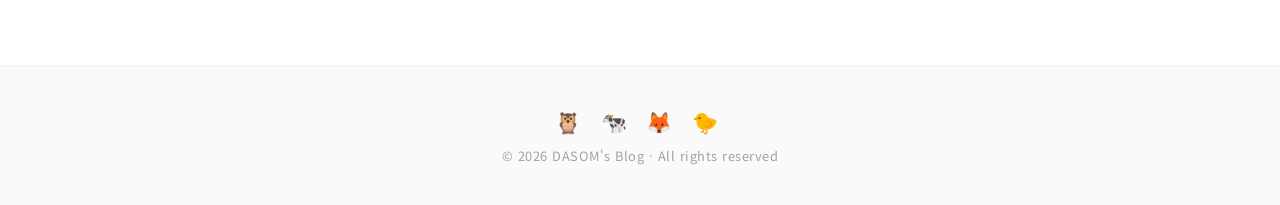
<file: travel.html>
<!DOCTYPE html>
<html lang="ko">
<head>
  <meta charset="UTF-8" />
  <meta name="viewport" content="width=device-width, initial-scale=1.0" />
  <title>Travel — DASOM's Blog</title>
  <link rel="stylesheet" href="style.css" />
  <style>
    @keyframes heroFadeIn {
      from { opacity: 0; transform: translateY(14px); }
      to   { opacity: 1; transform: translateY(0); }
    }
    .hero-content {
      opacity: 0;
      animation: heroFadeIn 0.7s ease forwards;
      animation-delay: 0.2s;
      position: relative;
      z-index: 1;
    }

    .filter-grid {
      display: grid;
      grid-template-columns: repeat(3, 1fr);
      gap: 12px;
      margin-bottom: 40px;
    }
    .filter-btn {
      background: var(--bg);
      border: 1.5px solid var(--border);
      border-radius: var(--r-sm);
      padding: 18px 14px;
      text-align: center;
      cursor: pointer;
      transition: all .2s;
      box-shadow: var(--sh-xs);
    }
    .filter-btn:hover {
      border-color: var(--orange);
      box-shadow: var(--sh-or);
      transform: translateY(-2px);
    }
    .filter-btn.active {
      background: var(--orange);
      border-color: var(--orange);
      box-shadow: var(--sh-or);
    }
    .filter-btn.active .filter-icon,
    .filter-btn.active .filter-label { color: #fff; }
    .filter-icon { font-size: 1.8rem; display: block; margin-bottom: 8px; }
    .filter-label { font-size: .78rem; font-weight: 700; color: var(--text-2); letter-spacing: .02em; }

    .post-card-link { text-decoration: none; color: inherit; display: block; }
    .post-card-wrap.hidden { display: none; }
    .filter-empty {
      display: none;
      grid-column: 1 / -1;
      text-align: center;
      padding: 48px 24px;
      color: var(--text-4);
      font-size: .9rem;
    }
    .filter-empty .empty-icon { font-size: 2.4rem; display: block; margin-bottom: 12px; }
  </style>
</head>
<body>

  <header>
    <div class="header-inner">
      <div class="header-text">
        <div class="site-title">DASOM's Blog</div>
        <div class="site-subtitle">다솜이의 공간입니다🐦</div>
      </div>
    </div>
  </header>

  <nav>
    <ul>
      <li><a href="index.html">PARAPARA</a></li>
      <li><a href="family.html">Family</a></li>
      <li><a href="travel.html" class="active">Travel</a></li>
      <li><a href="collection.html">Collection</a></li>
      <li><a href="reviews.html">Reviews</a></li>
    </ul>
  </nav>

  <div class="page-wrap">

    <div class="deco-strip">✦ ✦ ✦ ✦ ✦</div>

    <div class="hero"><div class="hero-corner-br"></div>
      <div class="hero-content">
        <div class="hero-icon"><img src="bihang.png" alt="Travel" style="width:140px;height:auto;object-fit:contain;" /></div>
        <h1>Travel</h1>
        <p>
          떠난 곳들, 만난 풍경들, 느꼈던 감정들.<br />
          발길이 닿은 모든 곳의 이야기를 담습니다.
        </p>
      </div>
    </div>

    <!-- 카테고리 필터 -->
    <div class="section-title">🗺️ 여행 기록</div>
    <div class="filter-grid">
      <div class="filter-btn active" data-filter="all" onclick="filterPosts(this, 'all')">
        <span class="filter-icon">✈️</span>
        <span class="filter-label">전체</span>
      </div>
      <div class="filter-btn" data-filter="국내" onclick="filterPosts(this, '국내')">
        <span class="filter-icon">🏔️</span>
        <span class="filter-label">국내 여행</span>
      </div>
      <div class="filter-btn" data-filter="해외" onclick="filterPosts(this, '해외')">
        <span class="filter-icon">🌏</span>
        <span class="filter-label">해외 여행</span>
      </div>
      <div class="filter-btn" data-filter="맛집" onclick="filterPosts(this, '맛집')">
        <span class="filter-icon">🍜</span>
        <span class="filter-label">여행지 맛집</span>
      </div>
      <div class="filter-btn" data-filter="사진" onclick="filterPosts(this, '사진')">
        <span class="filter-icon">📸</span>
        <span class="filter-label">여행 사진첩</span>
      </div>
      <div class="filter-btn" data-filter="숙소" onclick="filterPosts(this, '숙소')">
        <span class="filter-icon">🏨</span>
        <span class="filter-label">숙소 이야기</span>
      </div>
      <div class="filter-btn" data-filter="팁" onclick="filterPosts(this, '팁')">
        <span class="filter-icon">🗓️</span>
        <span class="filter-label">여행 준비 팁</span>
      </div>
    </div>

    <!-- 게시글 목록 -->
    <div class="section-title">📝 포스트</div>
    <div class="card-grid" id="post-grid">

      <div class="post-card-wrap" data-category="해외">
        <a href="posts/saipan-trip.html" class="post-card-link">
          <div class="card">
            <div class="card-icon">🌴</div>
            <h3>사이판 여행기</h3>
            <p>2025년 사이판! 마나가하 섬, 노을, 물속 사진까지. 잊지 못할 여행의 기록 🌊</p>
            <div>
              <span class="tag">사이판</span>
              <span class="tag">해외여행</span>
              <span class="tag">마나가하섬</span>
            </div>
            <div class="card-date">2026. 04. 22</div>
          </div>
        </a>
      </div>

      <div class="filter-empty" id="filter-empty" style="display:none;">
        <span class="empty-icon">🧳</span>
        아직 업로드된 여행 기록이 없어요.<br />곧 멋진 여행 이야기로 채워질 예정이에요 ✨
      </div>

    </div>

  </div>

  <footer>
    <div class="footer-deco">🦉 🐄 🦊 🐤</div>
    © 2026 DASOM's Blog · All rights reserved
  </footer>

  <script>
    function filterPosts(btn, filter) {
      document.querySelectorAll('.filter-btn').forEach(b => b.classList.remove('active'));
      btn.classList.add('active');

      const cards = document.querySelectorAll('.post-card-wrap');
      let visibleCount = 0;

      cards.forEach(card => {
        if (filter === 'all' || card.dataset.category === filter) {
          card.classList.remove('hidden');
          visibleCount++;
        } else {
          card.classList.add('hidden');
        }
      });

      document.getElementById('filter-empty').style.display = visibleCount === 0 ? 'block' : 'none';

      // 포스트 섹션으로 스크롤
      document.getElementById('post-grid').scrollIntoView({ behavior: 'smooth', block: 'start' });
    }
  </script>

</body>
</html>
</file>
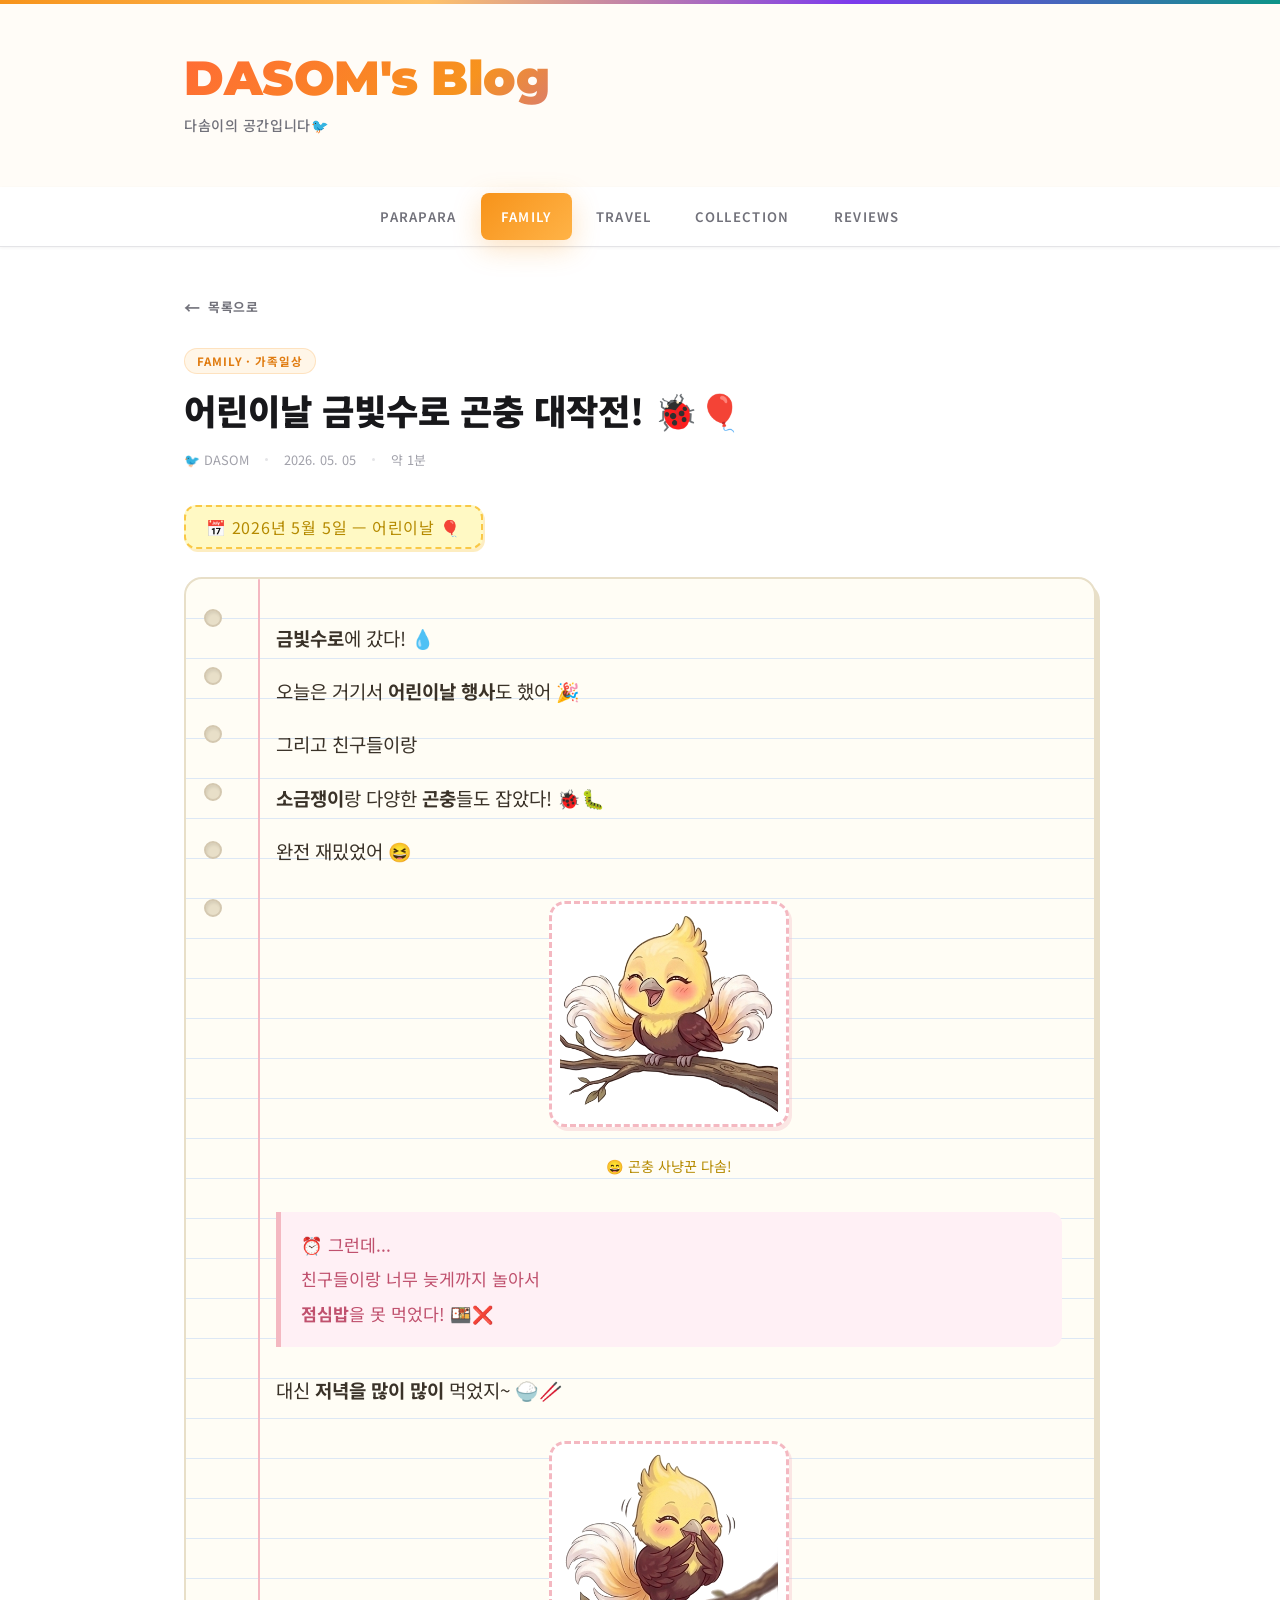
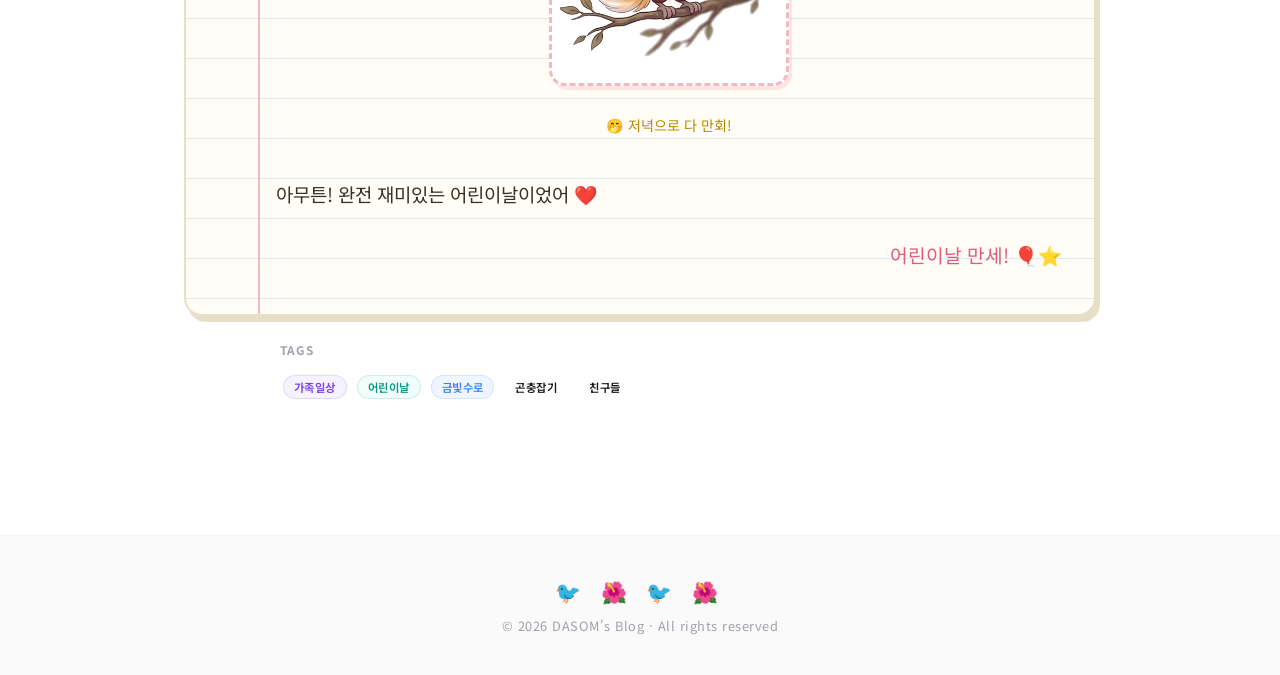
<file: posts/daily-childrens-day.html>
<!DOCTYPE html>
<html lang="ko">
<head>
  <meta charset="UTF-8" />
  <meta name="viewport" content="width=device-width, initial-scale=1.0" />
  <title>어린이날 금빛수로 곤충 대작전! — DASOM's Blog</title>
  <link rel="stylesheet" href="../style.css" />
  <style>
    @font-face {
      font-family: '온글잎 룡룡';
      src: local('온글잎 룡룡');
    }

    .diary-wrap {
      font-family: '온글잎 룡룡', 'Noto Sans KR', sans-serif;
    }

    .diary-date {
      display: inline-block;
      background: #fff9c4;
      border: 2px dashed #f9c846;
      border-radius: 12px;
      padding: 8px 20px;
      font-family: '온글잎 룡룡', 'Noto Sans KR', sans-serif;
      font-size: 1rem;
      color: #b58a00;
      margin-bottom: 28px;
      box-shadow: 2px 3px 0 #f9c84655;
      letter-spacing: .05em;
    }

    .diary-note {
      background: #fffdf5;
      border: 2.5px solid #e8dfc8;
      border-radius: 18px;
      padding: 36px 32px 36px 90px;
      position: relative;
      box-shadow: 4px 6px 0 #e8dfc8;
      line-height: 2.4;
      background-image:
        repeating-linear-gradient(
          transparent,
          transparent 39px,
          #dde8f5 39px,
          #dde8f5 40px
        );
    }

    .diary-note::before {
      content: '';
      position: absolute;
      left: 72px;
      top: 0;
      bottom: 0;
      width: 2px;
      background: #f4b8c1;
      border-radius: 2px;
    }

    .diary-holes {
      display: flex;
      flex-direction: column;
      gap: 40px;
      position: absolute;
      left: 18px;
      top: 30px;
    }
    .diary-hole {
      width: 18px;
      height: 18px;
      border-radius: 50%;
      background: #e8dfc8;
      border: 2px solid #d4c8b0;
      box-shadow: inset 1px 2px 3px rgba(0,0,0,.08);
    }

    .diary-text {
      font-family: '온글잎 룡룡', 'Noto Sans KR', sans-serif;
      font-size: 1.18rem;
      color: #3a3228;
      padding-left: 0;
    }

    .diary-text p {
      margin: 0 0 8px 0;
      line-height: 2.4;
    }

    .diary-img-wrap {
      text-align: center;
      margin: 28px 0;
    }
    .diary-img-wrap img {
      border-radius: 16px;
      border: 3px dashed #f4b8c1;
      padding: 8px;
      background: #fff;
      box-shadow: 3px 4px 0 #f4b8c155;
      max-width: 240px;
      width: 100%;
    }
    .diary-img-caption {
      font-family: '온글잎 룡룡', 'Noto Sans KR', sans-serif;
      font-size: .88rem;
      color: #b58a00;
      margin-top: 8px;
    }

    .diary-callout {
      background: #fff0f5;
      border-left: 5px solid #f4b8c1;
      border-radius: 0 12px 12px 0;
      padding: 16px 20px;
      margin: 20px 0;
      font-family: '온글잎 룡룡', 'Noto Sans KR', sans-serif;
      font-size: 1.08rem;
      color: #c0516e;
      line-height: 2;
    }

    .diary-ending {
      text-align: right;
      font-family: '온글잎 룡룡', 'Noto Sans KR', sans-serif;
      font-size: 1.2rem;
      color: #e05c7a;
      padding-top: 8px;
    }

    .post-title,
    .post-category,
    .post-meta-item {
      font-family: '온글잎 룡룡', 'Noto Sans KR', sans-serif !important;
    }
    .post-title {
      font-size: clamp(1.5rem, 3.5vw, 2.2rem) !important;
    }
  </style>
</head>
<body>

  <header>
    <div class="header-inner">
      <div class="header-text">
        <div class="site-title">DASOM's Blog</div>
        <div class="site-subtitle">다솜이의 공간입니다🐦</div>
      </div>
    </div>
  </header>

  <nav>
    <ul>
      <li><a href="../index.html">PARAPARA</a></li>
      <li><a href="../family.html" class="active">Family</a></li>
      <li><a href="../travel.html">Travel</a></li>
      <li><a href="../collection.html">Collection</a></li>
      <li><a href="../reviews.html">Reviews</a></li>
    </ul>
  </nav>

  <div class="page-wrap">

    <a href="../family.html" class="post-back">목록으로</a>

    <div class="post-header">
      <span class="post-category">Family · 가족일상</span>
      <h1 class="post-title">어린이날 금빛수로 곤충 대작전! 🐞🎈</h1>
      <div class="post-meta">
        <span class="post-meta-item">🐦 DASOM</span>
        <span class="post-meta-divider"></span>
        <span class="post-meta-item">2026. 05. 05</span>
        <span class="post-meta-divider"></span>
        <span class="post-meta-item">약 1분</span>
      </div>
    </div>

    <div class="diary-wrap">

      <div class="diary-date">📅 2026년 5월 5일 — 어린이날 🎈</div>

      <div class="diary-note">

        <div class="diary-holes">
          <div class="diary-hole"></div>
          <div class="diary-hole"></div>
          <div class="diary-hole"></div>
          <div class="diary-hole"></div>
          <div class="diary-hole"></div>
          <div class="diary-hole"></div>
        </div>

        <div class="diary-text">

          <p><strong>금빛수로</strong>에 갔다! 💧</p>
          <p>오늘은 거기서 <strong>어린이날 행사</strong>도 했어 🎉</p>

          <p>그리고 친구들이랑</p>
          <p><strong>소금쟁이</strong>랑 다양한 <strong>곤충</strong>들도 잡았다! 🐞🐛</p>
          <p>완전 재밌었어 😆</p>

          <div class="diary-img-wrap">
            <img src="../happy.png" alt="신난 다솜이" />
            <div class="diary-img-caption">😄 곤충 사냥꾼 다솜!</div>
          </div>

          <div class="diary-callout">
            ⏰ 그런데...<br />
            친구들이랑 너무 늦게까지 놀아서<br />
            <strong>점심밥</strong>을 못 먹었다! 🍱❌
          </div>

          <p>대신 <strong>저녁을 많이 많이</strong> 먹었지~ 🍚🥢</p>

          <div class="diary-img-wrap">
            <img src="../kikkik.png" alt="낄낄 웃는 다솜이" />
            <div class="diary-img-caption">🤭 저녁으로 다 만회!</div>
          </div>

          <p>아무튼! 완전 재미있는 어린이날이었어 ❤️</p>

        </div>

        <div class="diary-ending">
          어린이날 만세! 🎈⭐
        </div>

      </div>

    </div>

    <div class="post-tags">
      <div class="post-tags-label">Tags</div>
      <span class="tag">가족일상</span>
      <span class="tag">어린이날</span>
      <span class="tag">금빛수로</span>
      <span class="tag">곤충잡기</span>
      <span class="tag">친구들</span>
    </div>

  </div>

  <footer>
    <div class="footer-deco">🐦 🌺 🐦 🌺</div>
    © 2026 DASOM's Blog · All rights reserved
  </footer>

</body>
</html>
</file>
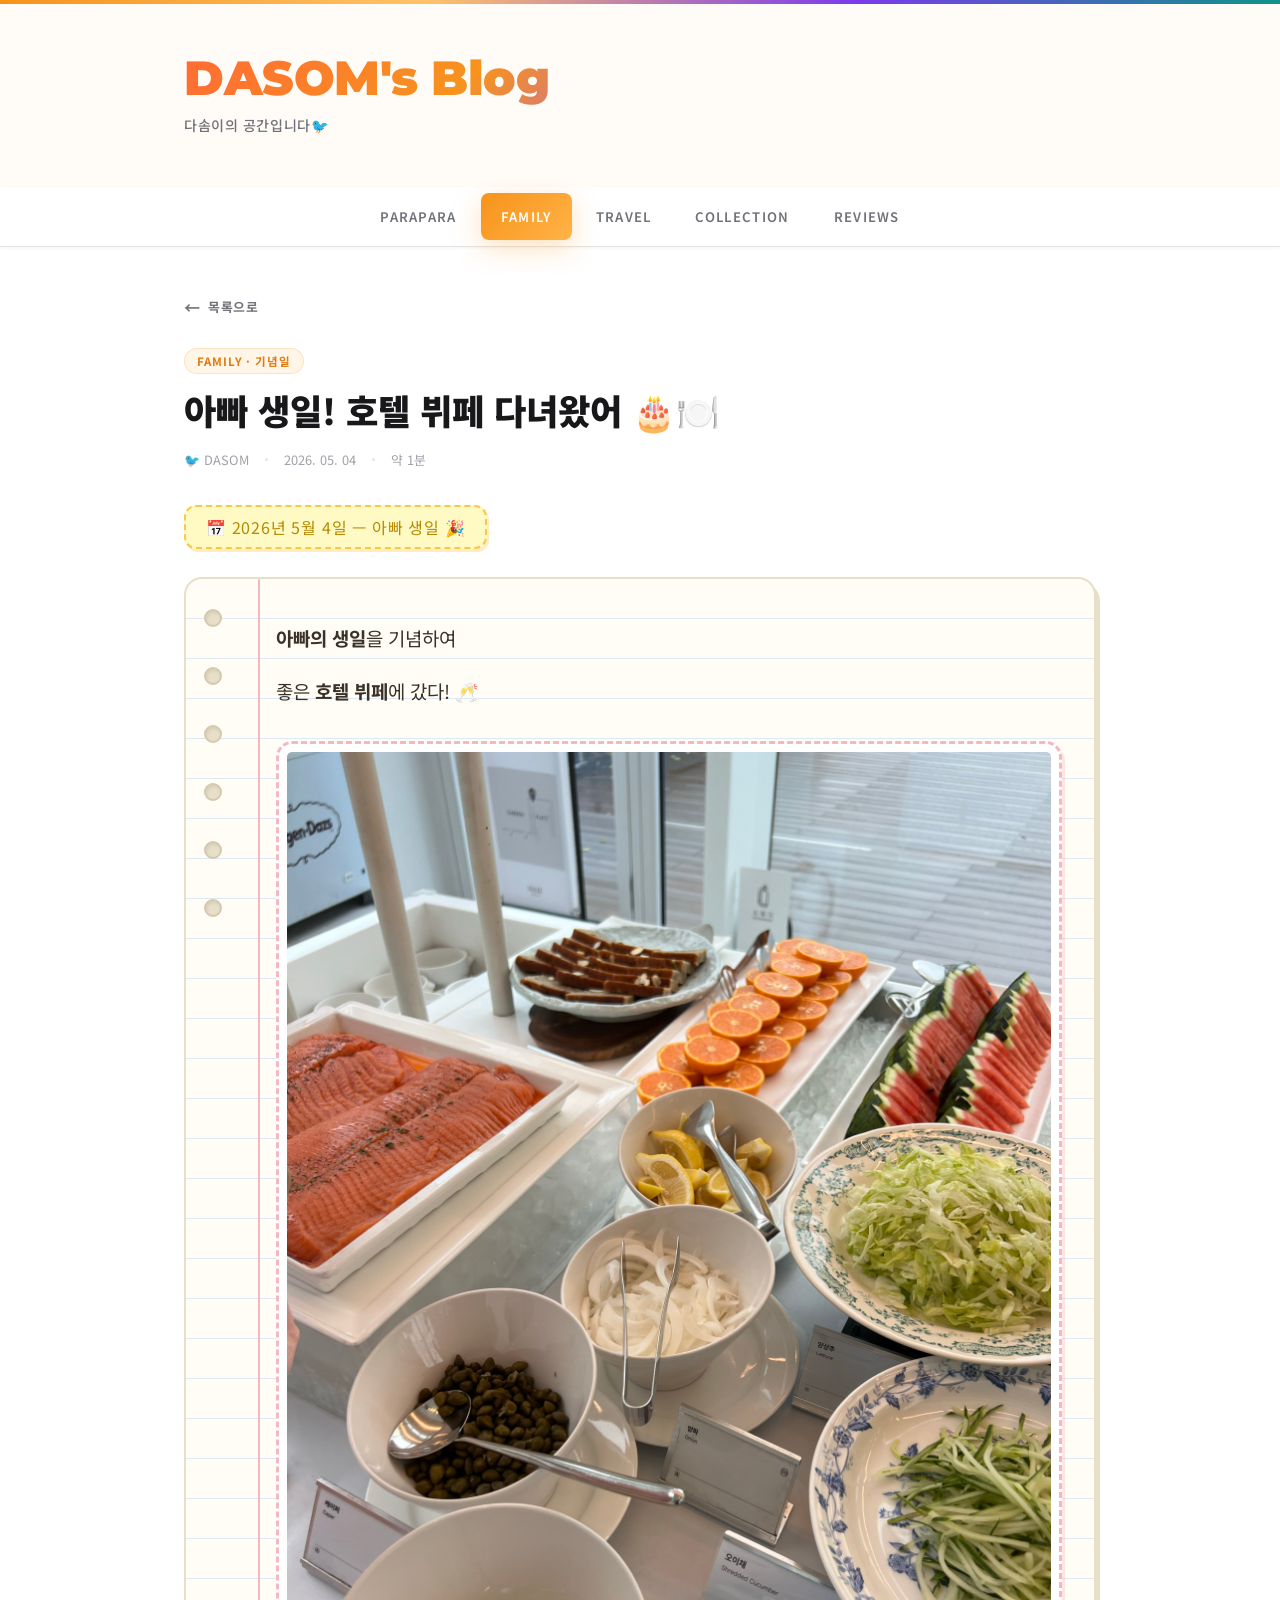
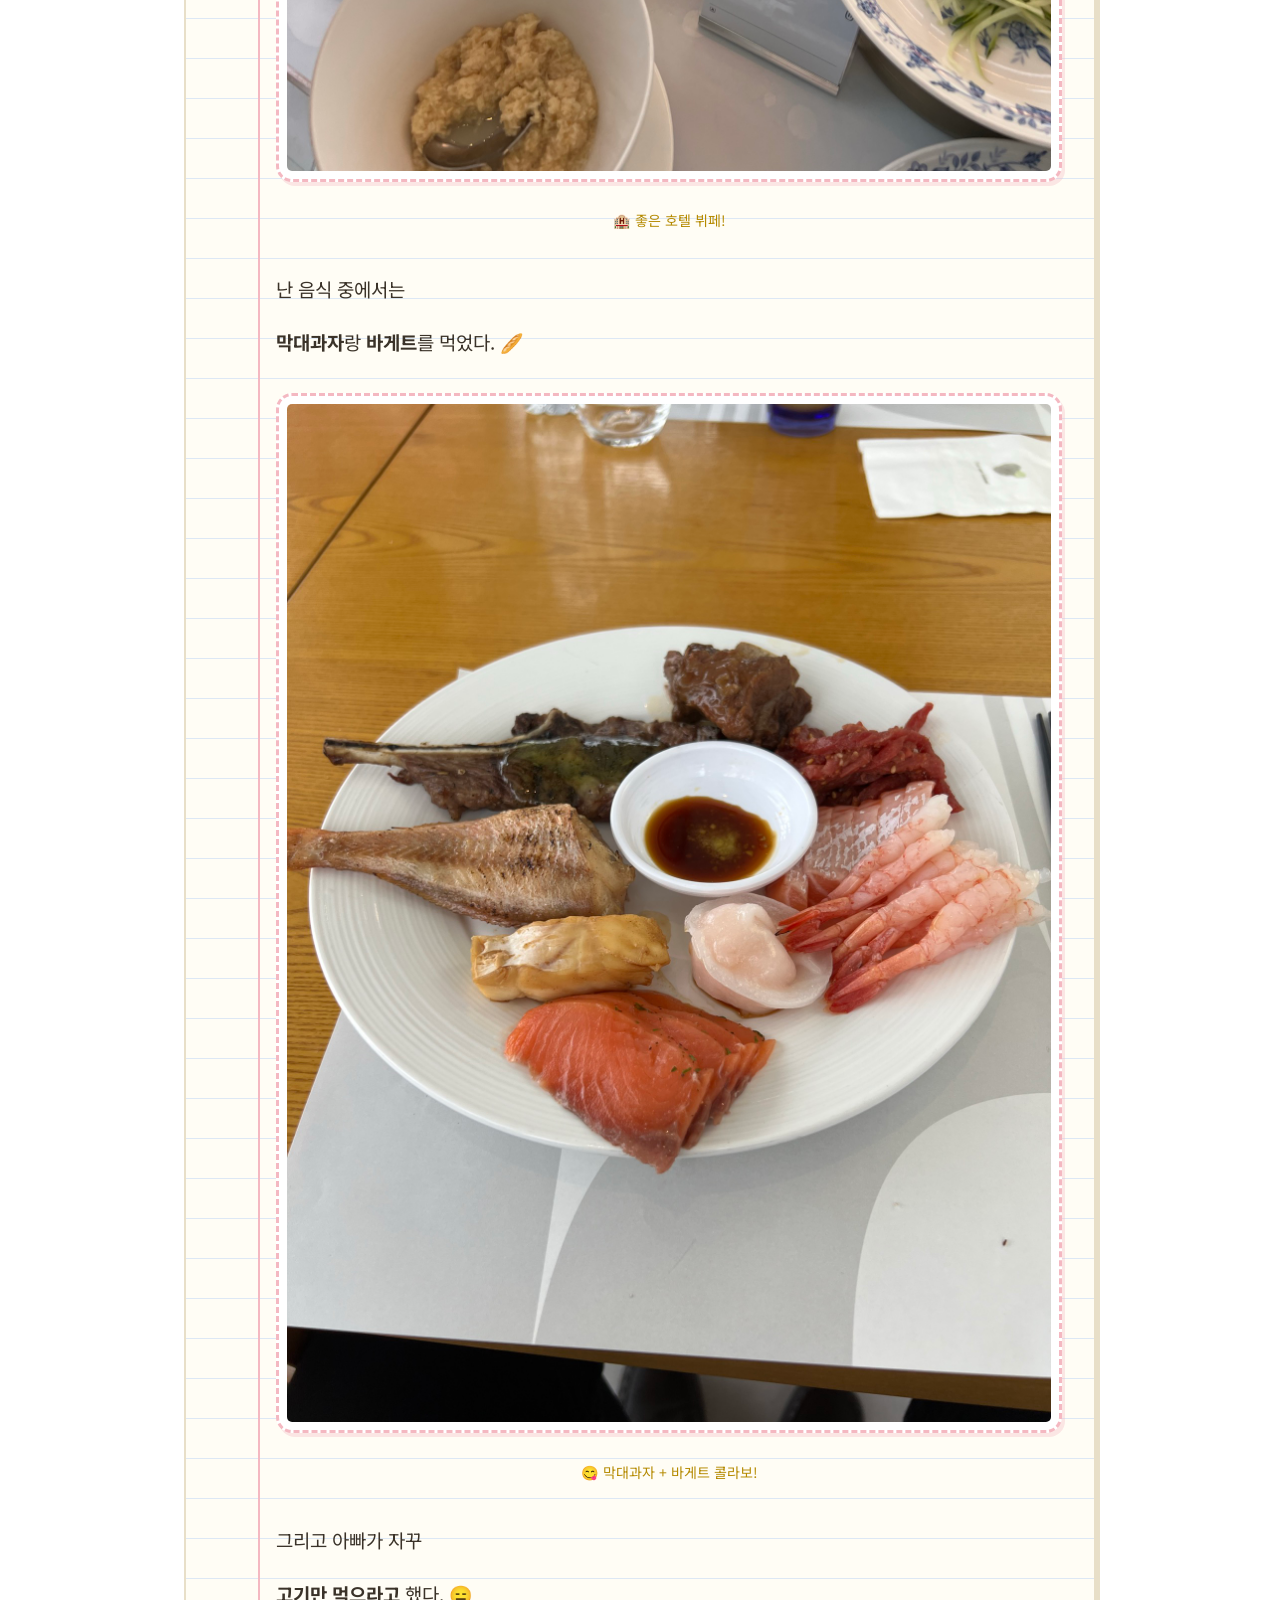
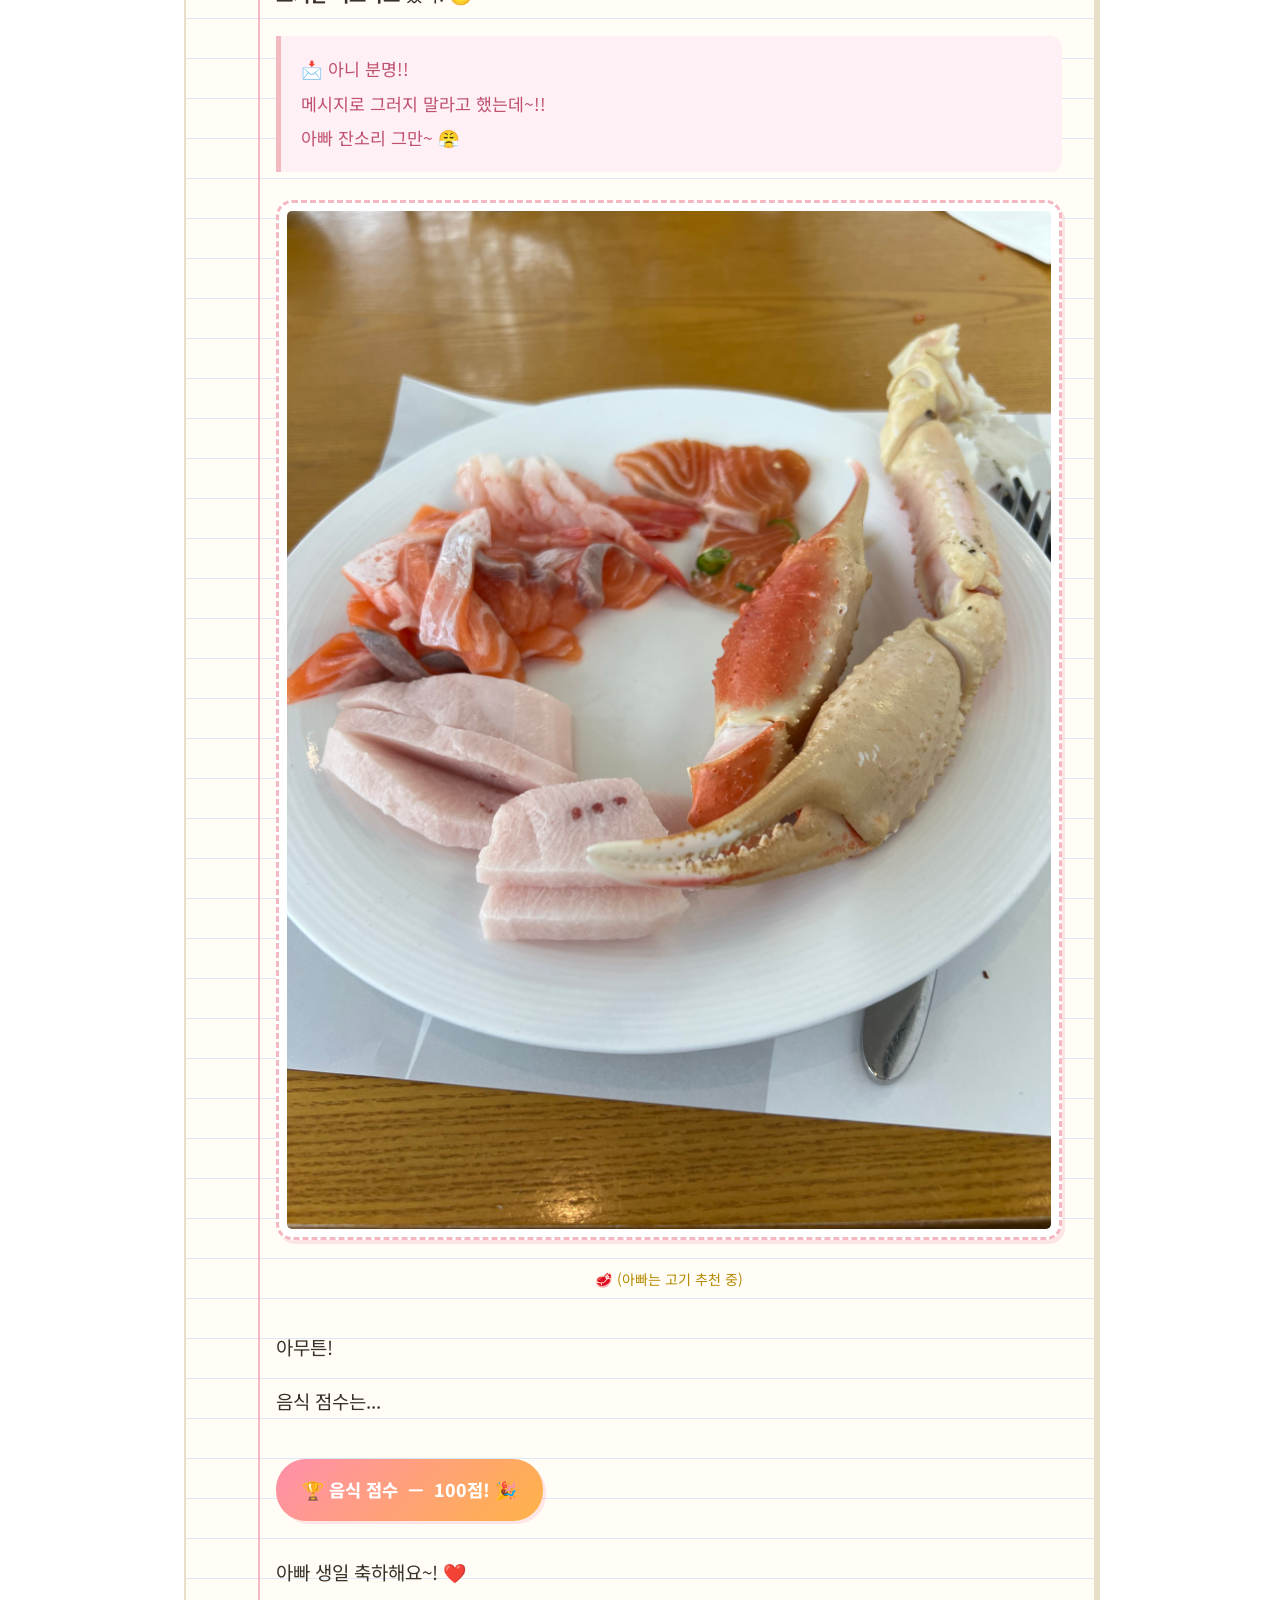
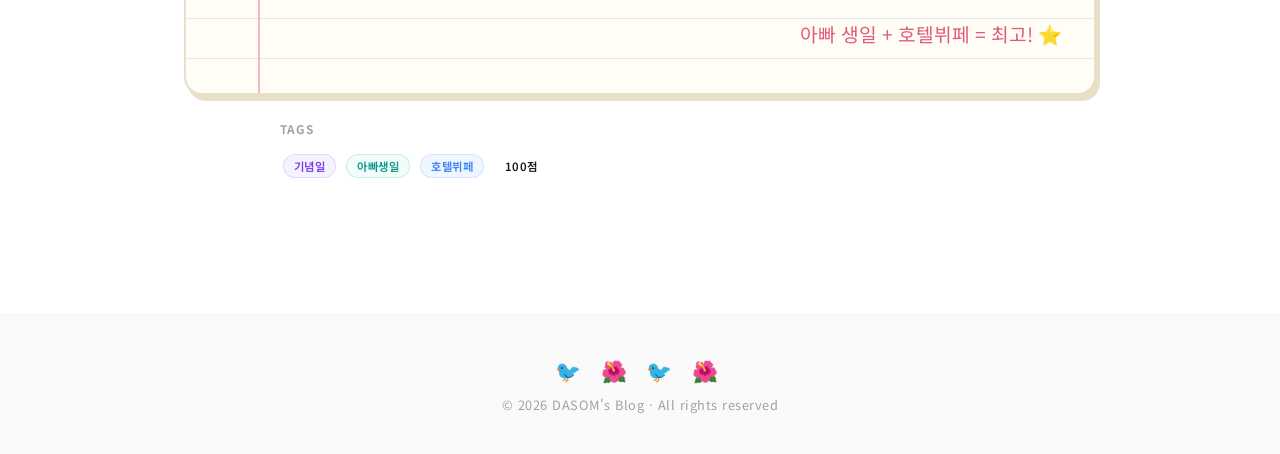
<file: posts/daily-dad-birthday.html>
<!DOCTYPE html>
<html lang="ko">
<head>
  <meta charset="UTF-8" />
  <meta name="viewport" content="width=device-width, initial-scale=1.0" />
  <title>아빠 생일! 호텔 뷔페 다녀왔어 — DASOM's Blog</title>
  <link rel="stylesheet" href="../style.css" />
  <style>
    @font-face {
      font-family: '온글잎 룡룡';
      src: local('온글잎 룡룡');
    }

    .diary-wrap {
      font-family: '온글잎 룡룡', 'Noto Sans KR', sans-serif;
    }

    .diary-date {
      display: inline-block;
      background: #fff9c4;
      border: 2px dashed #f9c846;
      border-radius: 12px;
      padding: 8px 20px;
      font-family: '온글잎 룡룡', 'Noto Sans KR', sans-serif;
      font-size: 1rem;
      color: #b58a00;
      margin-bottom: 28px;
      box-shadow: 2px 3px 0 #f9c84655;
      letter-spacing: .05em;
    }

    /* 음식 점수 뱃지 */
    .score-badge {
      display: inline-flex;
      align-items: center;
      gap: 8px;
      background: linear-gradient(135deg, #ff8fab, #ffb347);
      color: #fff;
      font-family: '온글잎 룡룡', 'Noto Sans KR', sans-serif;
      font-size: 1.1rem;
      font-weight: 800;
      border-radius: 30px;
      padding: 10px 26px;
      margin: 28px 0;
      box-shadow: 3px 3px 0 #ffb3c655;
    }

    .diary-note {
      background: #fffdf5;
      border: 2.5px solid #e8dfc8;
      border-radius: 18px;
      padding: 36px 32px 36px 90px;
      position: relative;
      box-shadow: 4px 6px 0 #e8dfc8;
      line-height: 2.4;
      background-image:
        repeating-linear-gradient(
          transparent,
          transparent 39px,
          #dde8f5 39px,
          #dde8f5 40px
        );
    }

    .diary-note::before {
      content: '';
      position: absolute;
      left: 72px;
      top: 0;
      bottom: 0;
      width: 2px;
      background: #f4b8c1;
      border-radius: 2px;
    }

    .diary-holes {
      display: flex;
      flex-direction: column;
      gap: 40px;
      position: absolute;
      left: 18px;
      top: 30px;
    }
    .diary-hole {
      width: 18px;
      height: 18px;
      border-radius: 50%;
      background: #e8dfc8;
      border: 2px solid #d4c8b0;
      box-shadow: inset 1px 2px 3px rgba(0,0,0,.08);
    }

    .diary-text {
      font-family: '온글잎 룡룡', 'Noto Sans KR', sans-serif;
      font-size: 1.18rem;
      color: #3a3228;
      padding-left: 0;
    }

    .diary-text p {
      margin: 0 0 8px 0;
      line-height: 2.4;
    }

    .diary-img-wrap {
      text-align: center;
      margin: 28px 0;
    }
    .diary-img-wrap img {
      border-radius: 16px;
      border: 3px dashed #f4b8c1;
      padding: 8px;
      background: #fff;
      box-shadow: 3px 4px 0 #f4b8c155;
      max-width: 320px;
      width: 100%;
    }
    .diary-img-wrap.wide img {
      max-width: 100%;
    }
    .diary-img-caption {
      font-family: '온글잎 룡룡', 'Noto Sans KR', sans-serif;
      font-size: .88rem;
      color: #b58a00;
      margin-top: 8px;
    }

    .diary-callout {
      background: #fff0f5;
      border-left: 5px solid #f4b8c1;
      border-radius: 0 12px 12px 0;
      padding: 16px 20px;
      margin: 20px 0;
      font-family: '온글잎 룡룡', 'Noto Sans KR', sans-serif;
      font-size: 1.08rem;
      color: #c0516e;
      line-height: 2;
    }

    .diary-ending {
      text-align: right;
      font-family: '온글잎 룡룡', 'Noto Sans KR', sans-serif;
      font-size: 1.2rem;
      color: #e05c7a;
      padding-top: 8px;
    }

    .post-title,
    .post-category,
    .post-meta-item {
      font-family: '온글잎 룡룡', 'Noto Sans KR', sans-serif !important;
    }
    .post-title {
      font-size: clamp(1.5rem, 3.5vw, 2.2rem) !important;
    }
  </style>
</head>
<body>

  <header>
    <div class="header-inner">
      <div class="header-text">
        <div class="site-title">DASOM's Blog</div>
        <div class="site-subtitle">다솜이의 공간입니다🐦</div>
      </div>
    </div>
  </header>

  <nav>
    <ul>
      <li><a href="../index.html">PARAPARA</a></li>
      <li><a href="../family.html" class="active">Family</a></li>
      <li><a href="../travel.html">Travel</a></li>
      <li><a href="../collection.html">Collection</a></li>
      <li><a href="../reviews.html">Reviews</a></li>
    </ul>
  </nav>

  <div class="page-wrap">

    <a href="../family.html" class="post-back">목록으로</a>

    <div class="post-header">
      <span class="post-category">Family · 기념일</span>
      <h1 class="post-title">아빠 생일! 호텔 뷔페 다녀왔어 🎂🍽️</h1>
      <div class="post-meta">
        <span class="post-meta-item">🐦 DASOM</span>
        <span class="post-meta-divider"></span>
        <span class="post-meta-item">2026. 05. 04</span>
        <span class="post-meta-divider"></span>
        <span class="post-meta-item">약 1분</span>
      </div>
    </div>

    <div class="diary-wrap">

      <div class="diary-date">📅 2026년 5월 4일 — 아빠 생일 🎉</div>

      <div class="diary-note">

        <div class="diary-holes">
          <div class="diary-hole"></div>
          <div class="diary-hole"></div>
          <div class="diary-hole"></div>
          <div class="diary-hole"></div>
          <div class="diary-hole"></div>
          <div class="diary-hole"></div>
        </div>

        <div class="diary-text">

          <p><strong>아빠의 생일</strong>을 기념하여</p>
          <p>좋은 <strong>호텔 뷔페</strong>에 갔다! 🥂</p>

          <div class="diary-img-wrap wide">
            <img src="../image/12.jpg" alt="호텔 뷔페" />
            <div class="diary-img-caption">🏨 좋은 호텔 뷔페!</div>
          </div>

          <p>난 음식 중에서는</p>
          <p><strong>막대과자</strong>랑 <strong>바게트</strong>를 먹었다. 🥖</p>

          <div class="diary-img-wrap wide">
            <img src="../image/13.jpg" alt="내가 먹은 음식" />
            <div class="diary-img-caption">😋 막대과자 + 바게트 콜라보!</div>
          </div>

          <p>그리고 아빠가 자꾸</p>
          <p><strong>고기만 먹으라고</strong> 했다. 😑</p>

          <div class="diary-callout">
            📩 아니 분명!!<br />
            메시지로 그러지 말라고 했는데~!!<br />
            아빠 잔소리 그만~ 😤
          </div>

          <div class="diary-img-wrap wide">
            <img src="../image/14.jpg" alt="아빠랑 한 컷" />
            <div class="diary-img-caption">🥩 (아빠는 고기 추천 중)</div>
          </div>

          <p>아무튼!</p>
          <p>음식 점수는...</p>

          <div class="score-badge">🏆 음식 점수 &nbsp;— &nbsp;100점! 🎉</div>

          <p>아빠 생일 축하해요~! ❤️</p>

        </div>

        <div class="diary-ending">
          아빠 생일 + 호텔뷔페 = 최고! ⭐
        </div>

      </div>

    </div>

    <div class="post-tags">
      <div class="post-tags-label">Tags</div>
      <span class="tag">기념일</span>
      <span class="tag">아빠생일</span>
      <span class="tag">호텔뷔페</span>
      <span class="tag">100점</span>
    </div>

  </div>

  <footer>
    <div class="footer-deco">🐦 🌺 🐦 🌺</div>
    © 2026 DASOM's Blog · All rights reserved
  </footer>

</body>
</html>
</file>
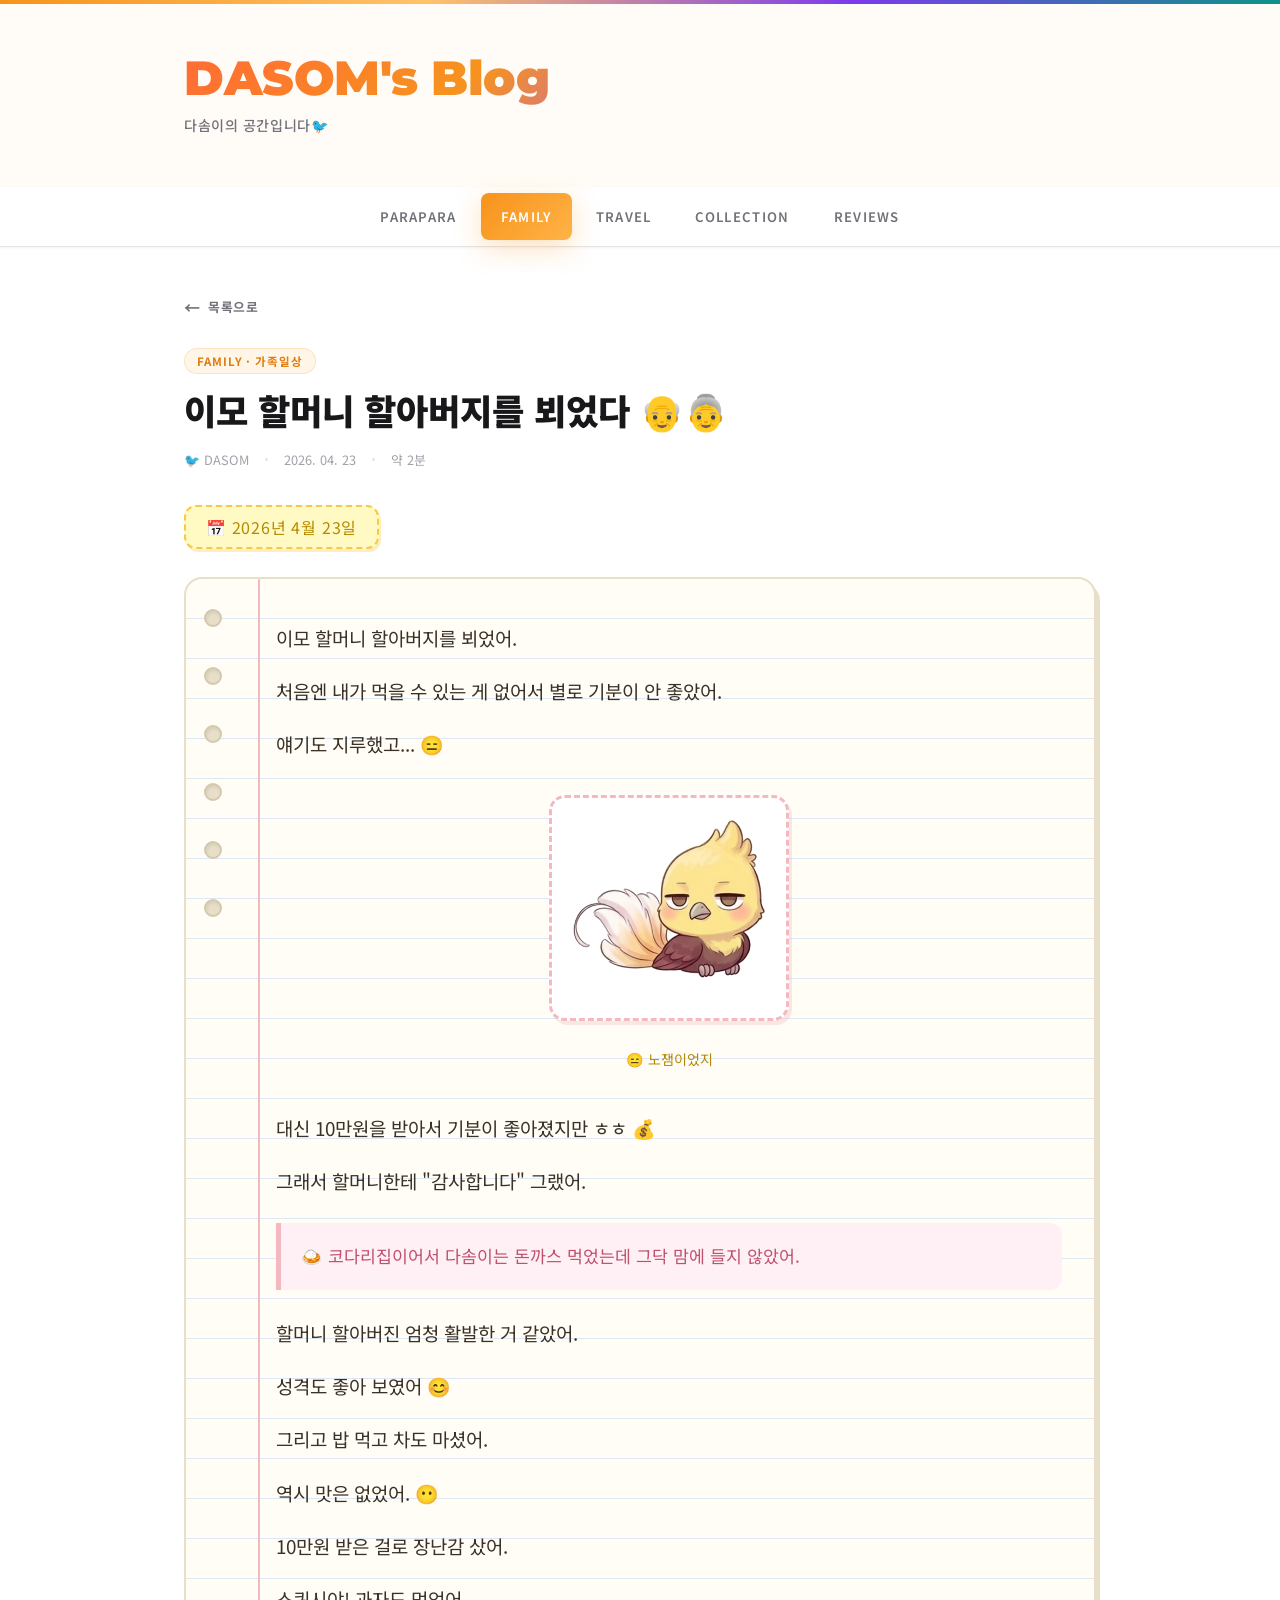
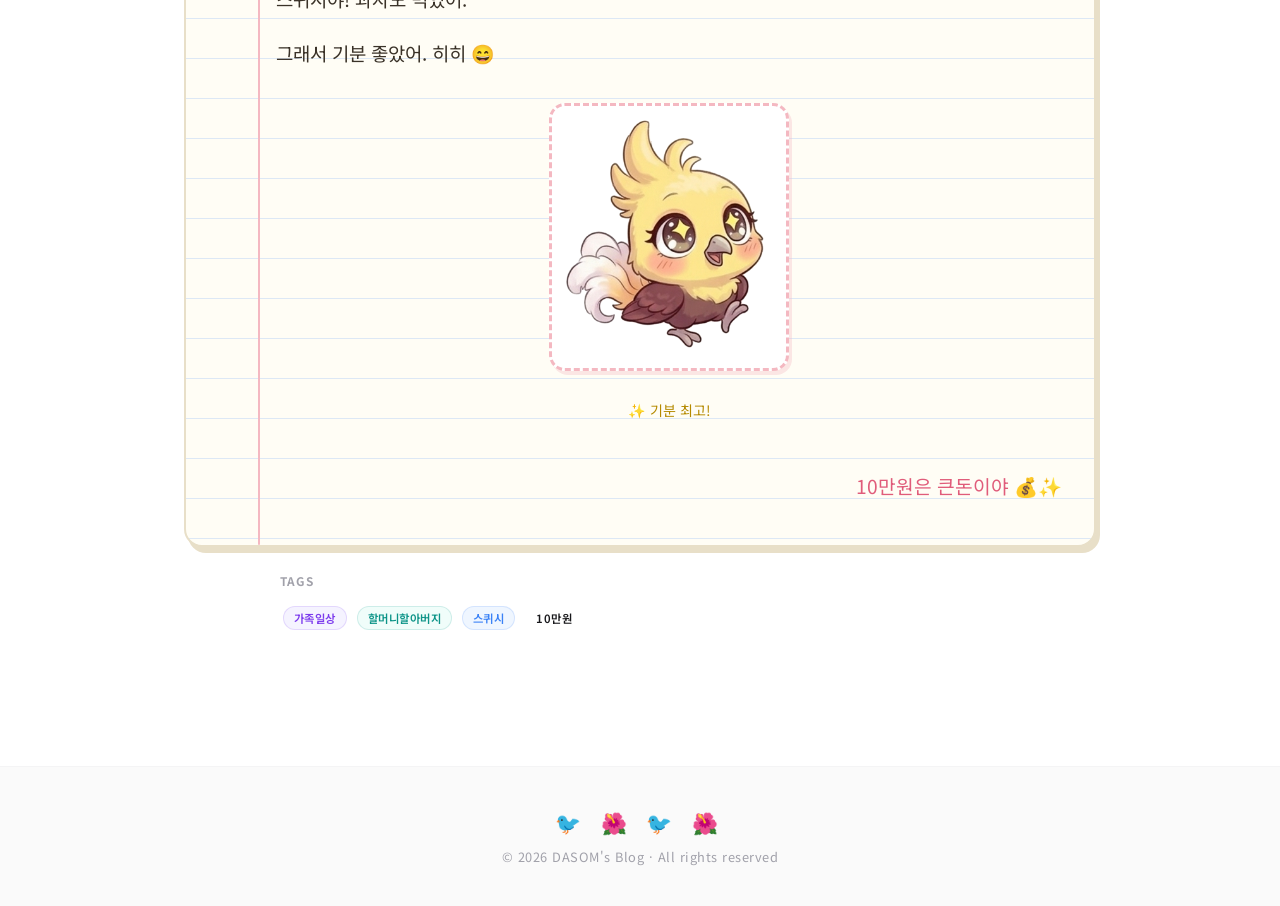
<file: posts/daily-grandparents.html>
<!DOCTYPE html>
<html lang="ko">
<head>
  <meta charset="UTF-8" />
  <meta name="viewport" content="width=device-width, initial-scale=1.0" />
  <title>이모 할머니 할아버지를 뵈었다 — DASOM's Blog</title>
  <link rel="stylesheet" href="../style.css" />
  <style>
    @font-face {
      font-family: '온글잎 룡룡';
      src: local('온글잎 룡룡');
    }

    .diary-wrap {
      font-family: '온글잎 룡룡', 'Noto Sans KR', sans-serif;
    }

    .diary-date {
      display: inline-block;
      background: #fff9c4;
      border: 2px dashed #f9c846;
      border-radius: 12px;
      padding: 8px 20px;
      font-family: '온글잎 룡룡', 'Noto Sans KR', sans-serif;
      font-size: 1rem;
      color: #b58a00;
      margin-bottom: 28px;
      box-shadow: 2px 3px 0 #f9c84655;
      letter-spacing: .05em;
    }

    .diary-note {
      background: #fffdf5;
      border: 2.5px solid #e8dfc8;
      border-radius: 18px;
      padding: 36px 32px 36px 90px;
      position: relative;
      box-shadow: 4px 6px 0 #e8dfc8;
      line-height: 2.4;
      background-image:
        repeating-linear-gradient(
          transparent,
          transparent 39px,
          #dde8f5 39px,
          #dde8f5 40px
        );
    }

    .diary-note::before {
      content: '';
      position: absolute;
      left: 72px;
      top: 0;
      bottom: 0;
      width: 2px;
      background: #f4b8c1;
      border-radius: 2px;
    }

    .diary-holes {
      display: flex;
      flex-direction: column;
      gap: 40px;
      position: absolute;
      left: 18px;
      top: 30px;
    }
    .diary-hole {
      width: 18px;
      height: 18px;
      border-radius: 50%;
      background: #e8dfc8;
      border: 2px solid #d4c8b0;
      box-shadow: inset 1px 2px 3px rgba(0,0,0,.08);
    }

    .diary-text {
      font-family: '온글잎 룡룡', 'Noto Sans KR', sans-serif;
      font-size: 1.18rem;
      color: #3a3228;
      padding-left: 0;
    }

    .diary-text p {
      margin: 0 0 8px 0;
      line-height: 2.4;
    }

    .diary-img-wrap {
      text-align: center;
      margin: 28px 0;
    }
    .diary-img-wrap img {
      border-radius: 16px;
      border: 3px dashed #f4b8c1;
      padding: 8px;
      background: #fff;
      box-shadow: 3px 4px 0 #f4b8c155;
      max-width: 240px;
      width: 100%;
    }
    .diary-img-caption {
      font-family: '온글잎 룡룡', 'Noto Sans KR', sans-serif;
      font-size: .88rem;
      color: #b58a00;
      margin-top: 8px;
    }

    .diary-callout {
      background: #fff0f5;
      border-left: 5px solid #f4b8c1;
      border-radius: 0 12px 12px 0;
      padding: 16px 20px;
      margin: 20px 0;
      font-family: '온글잎 룡룡', 'Noto Sans KR', sans-serif;
      font-size: 1.08rem;
      color: #c0516e;
      line-height: 2;
    }

    .diary-ending {
      text-align: right;
      font-family: '온글잎 룡룡', 'Noto Sans KR', sans-serif;
      font-size: 1.2rem;
      color: #e05c7a;
      padding-top: 8px;
    }

    .post-title,
    .post-category,
    .post-meta-item {
      font-family: '온글잎 룡룡', 'Noto Sans KR', sans-serif !important;
    }
    .post-title {
      font-size: clamp(1.5rem, 3.5vw, 2.2rem) !important;
    }
  </style>
</head>
<body>

  <header>
    <div class="header-inner">
      <div class="header-text">
        <div class="site-title">DASOM's Blog</div>
        <div class="site-subtitle">다솜이의 공간입니다🐦</div>
      </div>
    </div>
  </header>

  <nav>
    <ul>
      <li><a href="../index.html">PARAPARA</a></li>
      <li><a href="../family.html" class="active">Family</a></li>
      <li><a href="../travel.html">Travel</a></li>
      <li><a href="../collection.html">Collection</a></li>
      <li><a href="../reviews.html">Reviews</a></li>
    </ul>
  </nav>

  <div class="page-wrap">

    <a href="../family.html" class="post-back">목록으로</a>

    <div class="post-header">
      <span class="post-category">Family · 가족일상</span>
      <h1 class="post-title">이모 할머니 할아버지를 뵈었다 👴👵</h1>
      <div class="post-meta">
        <span class="post-meta-item">🐦 DASOM</span>
        <span class="post-meta-divider"></span>
        <span class="post-meta-item">2026. 04. 23</span>
        <span class="post-meta-divider"></span>
        <span class="post-meta-item">약 2분</span>
      </div>
    </div>

    <div class="diary-wrap">

      <div class="diary-date">📅 2026년 4월 23일</div>

      <div class="diary-note">

        <div class="diary-holes">
          <div class="diary-hole"></div>
          <div class="diary-hole"></div>
          <div class="diary-hole"></div>
          <div class="diary-hole"></div>
          <div class="diary-hole"></div>
          <div class="diary-hole"></div>
        </div>

        <div class="diary-text">

          <p>이모 할머니 할아버지를 뵈었어.</p>
          <p>처음엔 내가 먹을 수 있는 게 없어서 별로 기분이 안 좋았어.</p>
          <p>얘기도 지루했고... 😑</p>

          <div class="diary-img-wrap">
            <img src="../nojam.png" alt="노잼" />
            <div class="diary-img-caption">😑 노잼이었지</div>
          </div>

          <p>대신 10만원을 받아서 기분이 좋아졌지만 ㅎㅎ 💰</p>
          <p>그래서 할머니한테 "감사합니다" 그랬어.</p>

          <div class="diary-callout">
            🍛 코다리집이어서 다솜이는 돈까스 먹었는데 그닥 맘에 들지 않았어.
          </div>

          <p>할머니 할아버진 엄청 활발한 거 같았어.</p>
          <p>성격도 좋아 보였어 😊</p>

          <p>그리고 밥 먹고 차도 마셨어.</p>
          <p>역시 맛은 없었어. 😶</p>

          <p>10만원 받은 걸로 장난감 샀어.</p>
          <p>스퀴시야! 과자도 먹었어.</p>
          <p>그래서 기분 좋았어. 히히 😄</p>

          <div class="diary-img-wrap">
            <img src="../banjjak.png" alt="반짝반짝" />
            <div class="diary-img-caption">✨ 기분 최고!</div>
          </div>

        </div>

        <div class="diary-ending">
          10만원은 큰돈이야 💰✨
        </div>

      </div>

    </div>

    <div class="post-tags">
      <div class="post-tags-label">Tags</div>
      <span class="tag">가족일상</span>
      <span class="tag">할머니할아버지</span>
      <span class="tag">스퀴시</span>
      <span class="tag">10만원</span>
    </div>

  </div>

  <footer>
    <div class="footer-deco">🐦 🌺 🐦 🌺</div>
    © 2026 DASOM's Blog · All rights reserved
  </footer>

</body>
</html>
</file>
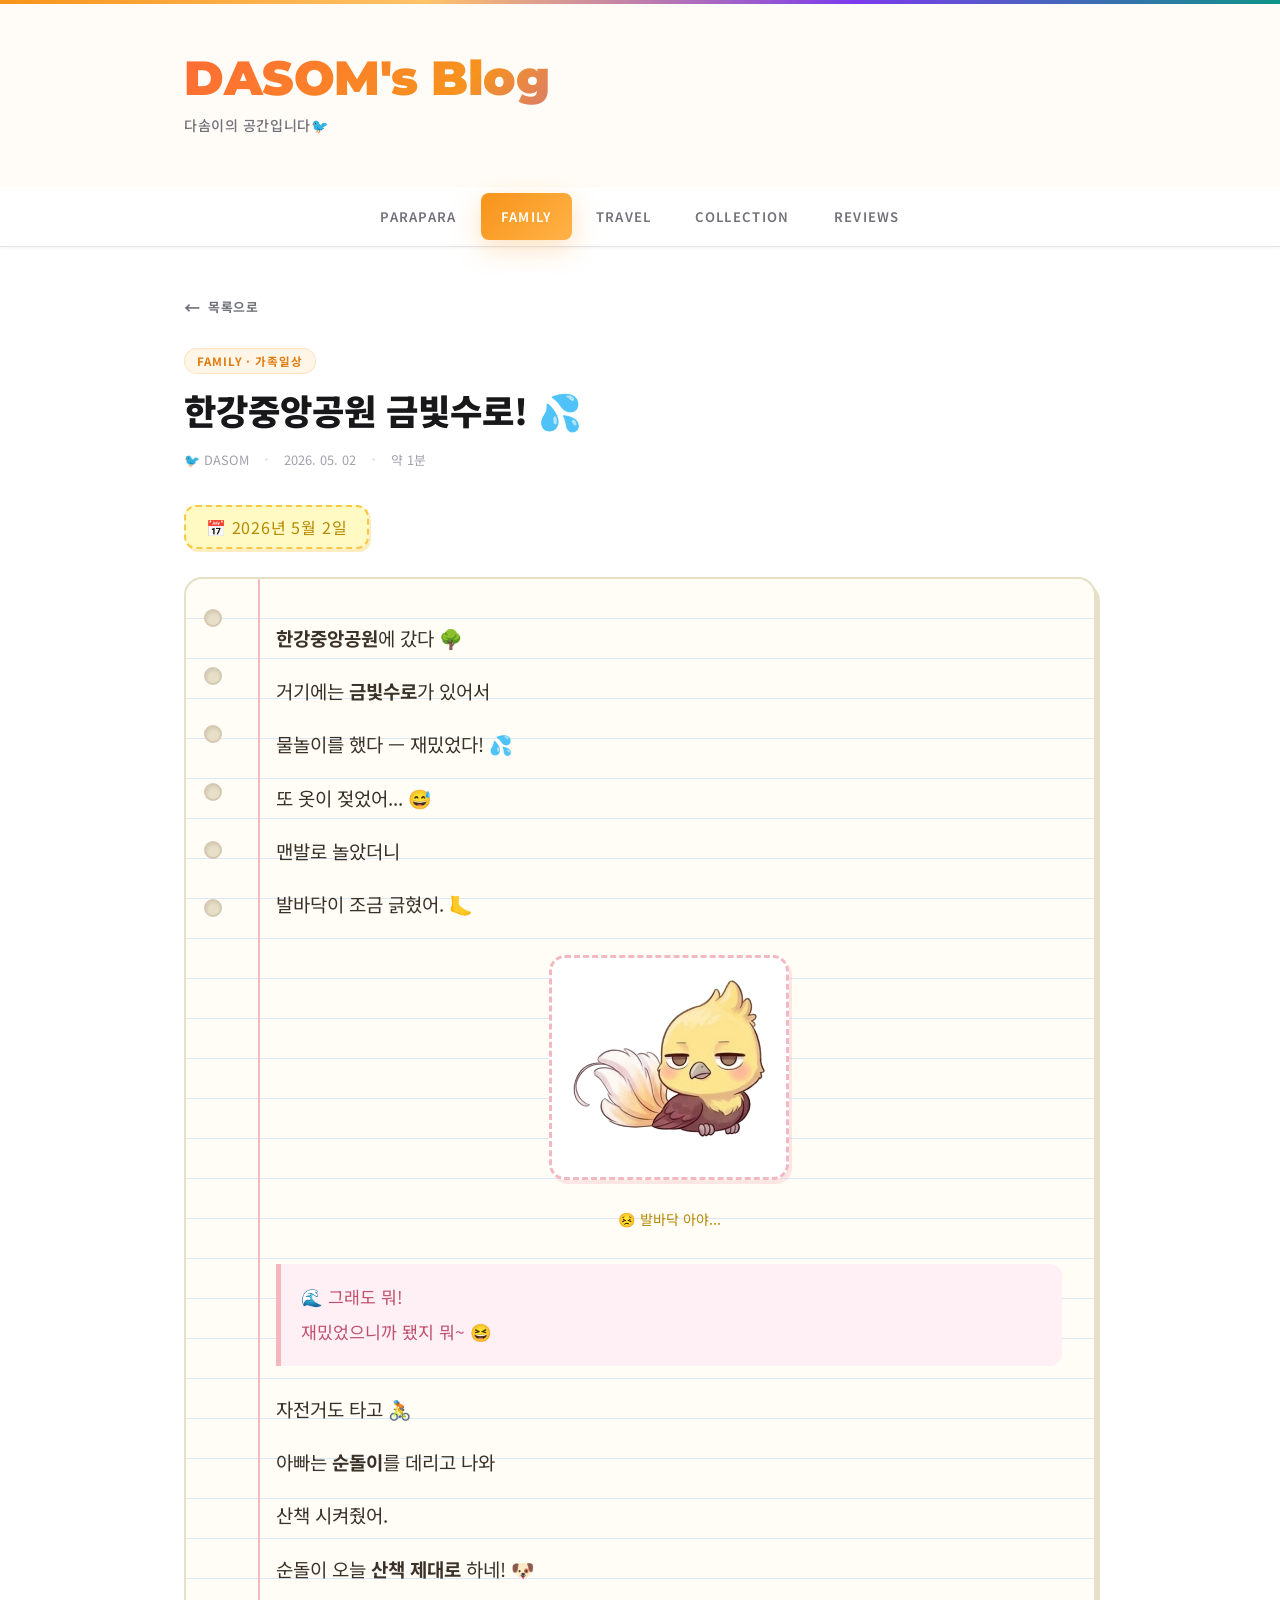
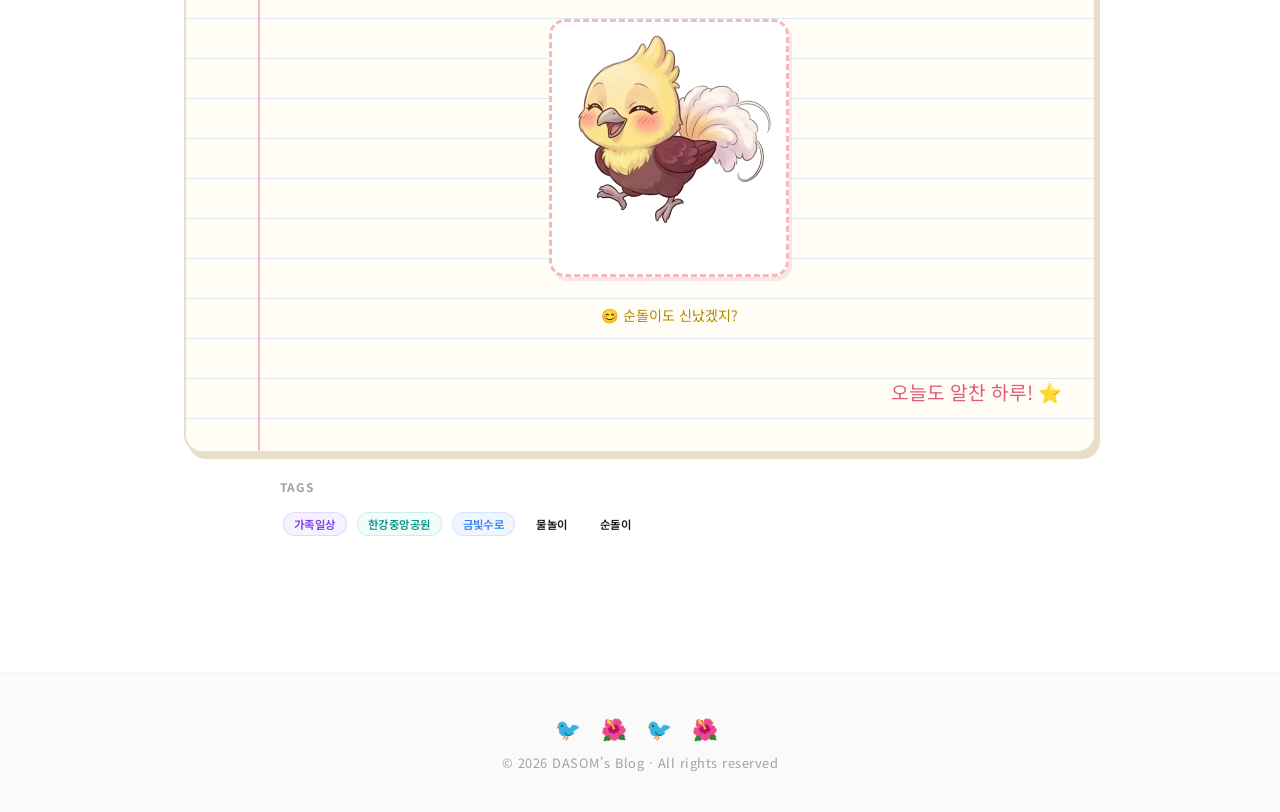
<file: posts/daily-hangang.html>
<!DOCTYPE html>
<html lang="ko">
<head>
  <meta charset="UTF-8" />
  <meta name="viewport" content="width=device-width, initial-scale=1.0" />
  <title>한강중앙공원 금빛수로! — DASOM's Blog</title>
  <link rel="stylesheet" href="../style.css" />
  <style>
    @font-face {
      font-family: '온글잎 룡룡';
      src: local('온글잎 룡룡');
    }

    .diary-wrap {
      font-family: '온글잎 룡룡', 'Noto Sans KR', sans-serif;
    }

    .diary-date {
      display: inline-block;
      background: #fff9c4;
      border: 2px dashed #f9c846;
      border-radius: 12px;
      padding: 8px 20px;
      font-family: '온글잎 룡룡', 'Noto Sans KR', sans-serif;
      font-size: 1rem;
      color: #b58a00;
      margin-bottom: 28px;
      box-shadow: 2px 3px 0 #f9c84655;
      letter-spacing: .05em;
    }

    .diary-note {
      background: #fffdf5;
      border: 2.5px solid #e8dfc8;
      border-radius: 18px;
      padding: 36px 32px 36px 90px;
      position: relative;
      box-shadow: 4px 6px 0 #e8dfc8;
      line-height: 2.4;
      background-image:
        repeating-linear-gradient(
          transparent,
          transparent 39px,
          #dde8f5 39px,
          #dde8f5 40px
        );
    }

    .diary-note::before {
      content: '';
      position: absolute;
      left: 72px;
      top: 0;
      bottom: 0;
      width: 2px;
      background: #f4b8c1;
      border-radius: 2px;
    }

    .diary-holes {
      display: flex;
      flex-direction: column;
      gap: 40px;
      position: absolute;
      left: 18px;
      top: 30px;
    }
    .diary-hole {
      width: 18px;
      height: 18px;
      border-radius: 50%;
      background: #e8dfc8;
      border: 2px solid #d4c8b0;
      box-shadow: inset 1px 2px 3px rgba(0,0,0,.08);
    }

    .diary-text {
      font-family: '온글잎 룡룡', 'Noto Sans KR', sans-serif;
      font-size: 1.18rem;
      color: #3a3228;
      padding-left: 0;
    }

    .diary-text p {
      margin: 0 0 8px 0;
      line-height: 2.4;
    }

    .diary-img-wrap {
      text-align: center;
      margin: 28px 0;
    }
    .diary-img-wrap img {
      border-radius: 16px;
      border: 3px dashed #f4b8c1;
      padding: 8px;
      background: #fff;
      box-shadow: 3px 4px 0 #f4b8c155;
      max-width: 240px;
      width: 100%;
    }
    .diary-img-caption {
      font-family: '온글잎 룡룡', 'Noto Sans KR', sans-serif;
      font-size: .88rem;
      color: #b58a00;
      margin-top: 8px;
    }

    .diary-callout {
      background: #fff0f5;
      border-left: 5px solid #f4b8c1;
      border-radius: 0 12px 12px 0;
      padding: 16px 20px;
      margin: 20px 0;
      font-family: '온글잎 룡룡', 'Noto Sans KR', sans-serif;
      font-size: 1.08rem;
      color: #c0516e;
      line-height: 2;
    }

    .diary-ending {
      text-align: right;
      font-family: '온글잎 룡룡', 'Noto Sans KR', sans-serif;
      font-size: 1.2rem;
      color: #e05c7a;
      padding-top: 8px;
    }

    .post-title,
    .post-category,
    .post-meta-item {
      font-family: '온글잎 룡룡', 'Noto Sans KR', sans-serif !important;
    }
    .post-title {
      font-size: clamp(1.5rem, 3.5vw, 2.2rem) !important;
    }
  </style>
</head>
<body>

  <header>
    <div class="header-inner">
      <div class="header-text">
        <div class="site-title">DASOM's Blog</div>
        <div class="site-subtitle">다솜이의 공간입니다🐦</div>
      </div>
    </div>
  </header>

  <nav>
    <ul>
      <li><a href="../index.html">PARAPARA</a></li>
      <li><a href="../family.html" class="active">Family</a></li>
      <li><a href="../travel.html">Travel</a></li>
      <li><a href="../collection.html">Collection</a></li>
      <li><a href="../reviews.html">Reviews</a></li>
    </ul>
  </nav>

  <div class="page-wrap">

    <a href="../family.html" class="post-back">목록으로</a>

    <div class="post-header">
      <span class="post-category">Family · 가족일상</span>
      <h1 class="post-title">한강중앙공원 금빛수로! 💦</h1>
      <div class="post-meta">
        <span class="post-meta-item">🐦 DASOM</span>
        <span class="post-meta-divider"></span>
        <span class="post-meta-item">2026. 05. 02</span>
        <span class="post-meta-divider"></span>
        <span class="post-meta-item">약 1분</span>
      </div>
    </div>

    <div class="diary-wrap">

      <div class="diary-date">📅 2026년 5월 2일</div>

      <div class="diary-note">

        <div class="diary-holes">
          <div class="diary-hole"></div>
          <div class="diary-hole"></div>
          <div class="diary-hole"></div>
          <div class="diary-hole"></div>
          <div class="diary-hole"></div>
          <div class="diary-hole"></div>
        </div>

        <div class="diary-text">

          <p><strong>한강중앙공원</strong>에 갔다 🌳</p>
          <p>거기에는 <strong>금빛수로</strong>가 있어서</p>
          <p>물놀이를 했다 — 재밌었다! 💦</p>
          <p>또 옷이 젖었어... 😅</p>

          <p>맨발로 놀았더니</p>
          <p>발바닥이 조금 긁혔어. 🦶</p>

          <div class="diary-img-wrap">
            <img src="../nojam.png" alt="살짝 노잼" />
            <div class="diary-img-caption">😣 발바닥 아야...</div>
          </div>

          <div class="diary-callout">
            🌊 그래도 뭐!<br />
            재밌었으니까 됐지 뭐~ 😆
          </div>

          <p>자전거도 타고 🚴</p>
          <p>아빠는 <strong>순돌이</strong>를 데리고 나와</p>
          <p>산책 시켜줬어.</p>
          <p>순돌이 오늘 <strong>산책 제대로</strong> 하네! 🐶</p>

          <div class="diary-img-wrap">
            <img src="../smile.png" alt="활짝 웃는 다솜이" />
            <div class="diary-img-caption">😊 순돌이도 신났겠지?</div>
          </div>

        </div>

        <div class="diary-ending">
          오늘도 알찬 하루! ⭐
        </div>

      </div>

    </div>

    <div class="post-tags">
      <div class="post-tags-label">Tags</div>
      <span class="tag">가족일상</span>
      <span class="tag">한강중앙공원</span>
      <span class="tag">금빛수로</span>
      <span class="tag">물놀이</span>
      <span class="tag">순돌이</span>
    </div>

  </div>

  <footer>
    <div class="footer-deco">🐦 🌺 🐦 🌺</div>
    © 2026 DASOM's Blog · All rights reserved
  </footer>

</body>
</html>
</file>
<file: style.css>
@import url('https://fonts.googleapis.com/css2?family=Noto+Sans+KR:wght@300;400;500;700;900&family=Montserrat:wght@700;900&family=Playfair+Display:wght@700;900&display=swap');

*, *::before, *::after { box-sizing: border-box; margin: 0; padding: 0; }

:root {
  --orange:      #f7931a;
  --orange-dk:   #e07b0f;
  --orange-lt:   #fff6e8;
  --orange-glow: rgba(247,147,26,.15);
  --purple:      #7c3aed;
  --purple-lt:   #f5f3ff;
  --teal:        #0d9488;
  --teal-lt:     #f0fdfa;
  --rose:        #f43f5e;
  --rose-lt:     #fff1f3;
  --blue:        #3b82f6;
  --blue-lt:     #eff6ff;

  --text:        #18181b;
  --text-2:      #3f3f46;
  --text-3:      #71717a;
  --text-4:      #a1a1aa;

  --bg:          #ffffff;
  --surface:     #fafafa;
  --surface-warm:#fffcf7;
  --border:      #e4e4e7;
  --border-lt:   #f4f4f5;

  --r:           20px;
  --r-sm:        12px;
  --r-xs:        8px;

  --sh-xs:  0 1px 3px rgba(0,0,0,.05);
  --sh-sm:  0 2px 10px rgba(0,0,0,.07);
  --sh-md:  0 8px 30px rgba(0,0,0,.09);
  --sh-lg:  0 24px 64px rgba(0,0,0,.11);
  --sh-or:  0 8px 28px rgba(247,147,26,.28);
}

html { scroll-behavior: smooth; }

body {
  font-family: 'Noto Sans KR', sans-serif;
  background: var(--bg);
  color: var(--text);
  min-height: 100vh;
  -webkit-font-smoothing: antialiased;
}

/* ══════════════════════════════════════
   HEADER
══════════════════════════════════════ */
header {
  background: var(--surface-warm);
  padding: 0;
  position: relative;
  overflow: hidden;
}

/* 상단 얇은 그라디언트 바 */
header::before {
  content: '';
  display: block;
  height: 4px;
  background: linear-gradient(90deg, var(--orange), #ffc36a, var(--purple), var(--teal));
}

.header-inner {
  max-width: 960px;
  margin: 0 auto;
  padding: 48px 24px 52px;
  display: flex;
  align-items: center;
  justify-content: space-between;
  gap: 32px;
  position: relative;
}

/* 헤더 배경 이미지 */
.header-img {
  position: absolute;
  right: 32px;
  top: 50%;
  transform: translateY(-50%);
  height: 120px;
  width: auto;
  opacity: .55;
  pointer-events: none;
  border-radius: 8px;
  object-fit: contain;
}

.header-text { z-index: 1; }

@keyframes gradientSweep {
  0%   { background-position: 0% 50%; }
  50%  { background-position: 100% 50%; }
  100% { background-position: 0% 50%; }
}

.site-title {
  font-family: 'Montserrat', 'Noto Sans KR', sans-serif;
  font-size: clamp(1.9rem, 4.5vw, 3rem);
  font-weight: 900;
  letter-spacing: -.01em;
  line-height: 1.1;
  background: linear-gradient(135deg, #ff6b35, #f7931e, #a855f7, #ec4899, #ff6b35);
  background-size: 300% 300%;
  -webkit-background-clip: text;
  -webkit-text-fill-color: transparent;
  background-clip: text;
  animation: gradientSweep 10s ease infinite;
}

.site-title span {
  background: inherit;
  -webkit-background-clip: text;
  -webkit-text-fill-color: transparent;
  background-clip: text;
}

.site-subtitle {
  font-size: .88rem;
  font-weight: 500;
  color: var(--text-3);
  margin-top: 10px;
  letter-spacing: .04em;
  font-style: normal;
}

.header-badge {
  display: flex;
  align-items: center;
  gap: 8px;
  background: var(--orange-lt);
  border: 1.5px solid rgba(247,147,26,.25);
  border-radius: 40px;
  padding: 8px 18px;
  font-size: .8rem;
  font-weight: 700;
  color: var(--orange-dk);
  letter-spacing: .06em;
  white-space: nowrap;
  flex-shrink: 0;
  z-index: 1;
}

.header-deco { display: none; }

/* ══════════════════════════════════════
   NAV  ← 변경 없음
══════════════════════════════════════ */
nav {
  background: var(--bg);
  border-bottom: 1px solid var(--border);
  position: sticky;
  top: 0;
  z-index: 100;
  box-shadow: var(--sh-xs);
}

nav ul {
  list-style: none;
  display: flex;
  justify-content: center;
  flex-wrap: wrap;
  max-width: 960px;
  margin: 0 auto;
  padding: 0 12px;
  gap: 4px;
}

nav ul li a {
  display: block;
  padding: 14px 20px;
  text-decoration: none;
  font-size: .82rem;
  font-weight: 600;
  color: var(--text-3);
  letter-spacing: .10em;
  text-transform: uppercase;
  border-radius: var(--r-xs);
  margin: 6px 0;
  transition: color .2s, background .2s;
}

nav ul li a:hover {
  color: var(--orange);
  background: var(--orange-glow);
}

nav ul li a.active {
  color: #fff;
  background: linear-gradient(135deg, var(--orange), #ffb347);
  box-shadow: var(--sh-or);
}

/* ══════════════════════════════════════
   LAYOUT
══════════════════════════════════════ */
.page-wrap {
  max-width: 960px;
  margin: 0 auto;
  padding: 48px 24px 96px;
}

.deco-strip { display: none; }

/* ══════════════════════════════════════
   HERO
══════════════════════════════════════ */
.hero {
  border-radius: var(--r);
  padding: 64px 48px 60px;
  margin-bottom: 56px;
  text-align: center;
  position: relative;
  overflow: hidden;
  background: linear-gradient(145deg, #fff9f1 0%, #fff4e6 50%, #fef3ff 100%);
  border: 1px solid rgba(247,147,26,.18);
  box-shadow: var(--sh-sm);
}

.hero::before {
  content: '';
  position: absolute;
  inset: 0;
  background:
    radial-gradient(circle at 10% 20%, rgba(247,147,26,.12) 0%, transparent 45%),
    radial-gradient(circle at 90% 80%, rgba(124,58,237,.08) 0%, transparent 45%);
  pointer-events: none;
}

/* 좌상단 장식 선 */
.hero::after {
  content: '';
  position: absolute;
  top: 20px; left: 20px;
  width: 48px; height: 48px;
  border-top: 2px solid rgba(247,147,26,.3);
  border-left: 2px solid rgba(247,147,26,.3);
  border-radius: 4px 0 0 0;
}

.hero-corner-br {
  position: absolute;
  bottom: 20px; right: 20px;
  width: 48px; height: 48px;
  border-bottom: 2px solid rgba(124,58,237,.25);
  border-right: 2px solid rgba(124,58,237,.25);
  border-radius: 0 0 4px 0;
}

.hero-icon {
  font-size: 5.5rem;
  line-height: 1;
  margin-bottom: 20px;
  display: block;
  position: relative;
  z-index: 1;
  filter: drop-shadow(0 8px 20px rgba(247,147,26,.25));
}

.hero h1 {
  font-family: 'Playfair Display', 'Noto Sans KR', serif;
  font-size: clamp(2rem, 5vw, 3rem);
  font-weight: 900;
  color: var(--text);
  margin-bottom: 16px;
  line-height: 1.15;
  position: relative;
  z-index: 1;
}

.hero p {
  font-size: .98rem;
  color: var(--text-3);
  line-height: 2;
  max-width: 440px;
  margin: 0 auto;
  position: relative;
  z-index: 1;
}

/* ══════════════════════════════════════
   SECTION TITLE
══════════════════════════════════════ */
.section-title {
  font-size: .78rem;
  font-weight: 700;
  color: var(--text-4);
  letter-spacing: .14em;
  text-transform: uppercase;
  display: flex;
  align-items: center;
  gap: 14px;
  margin-bottom: 24px;
}

.section-title::before {
  content: '';
  width: 4px; height: 18px;
  background: linear-gradient(to bottom, var(--orange), var(--purple));
  border-radius: 4px;
  flex-shrink: 0;
}

.section-title::after {
  content: '';
  flex: 1;
  height: 1px;
  background: var(--border-lt);
}

/* ══════════════════════════════════════
   CARD GRID
══════════════════════════════════════ */
.card-grid {
  display: grid;
  grid-template-columns: repeat(auto-fill, minmax(272px, 1fr));
  gap: 18px;
  align-items: stretch;
  margin-bottom: 56px;
}

/* 카드 컬러 팔레트 */
.card-colors {
  --c1: var(--orange);   --c1-lt: var(--orange-lt);
  --c2: var(--purple);   --c2-lt: var(--purple-lt);
  --c3: var(--teal);     --c3-lt: var(--teal-lt);
  --c4: var(--blue);     --c4-lt: var(--blue-lt);
  --c5: var(--rose);     --c5-lt: var(--rose-lt);
}

.card {
  background: var(--bg);
  border-radius: var(--r);
  padding: 30px 28px 26px;
  border: 1px solid var(--border-lt);
  box-shadow: var(--sh-xs);
  transition: transform .28s cubic-bezier(.34,1.4,.64,1), box-shadow .28s;
  cursor: pointer;
  position: relative;
  overflow: hidden;
  height: 100%;
  display: flex;
  flex-direction: column;
  box-sizing: border-box;
}

.card p {
  flex: 1;
}

.card:hover {
  transform: translateY(-7px);
  box-shadow: var(--sh-md);
  border-color: var(--border);
}

/* 카드별 아이콘 배경 색상 */
.card:nth-child(1) .card-icon { background: var(--orange-lt); }
.card:nth-child(2) .card-icon { background: var(--purple-lt); }
.card:nth-child(3) .card-icon { background: var(--teal-lt); }
.card:nth-child(4) .card-icon { background: var(--blue-lt); }
.card:nth-child(5) .card-icon { background: var(--rose-lt); }
.card:nth-child(6) .card-icon { background: var(--orange-lt); }

.card-icon {
  font-size: 1.7rem;
  width: 52px; height: 52px;
  border-radius: var(--r-sm);
  display: flex;
  align-items: center;
  justify-content: center;
  margin-bottom: 18px;
  background: var(--surface);
  flex-shrink: 0;
}

.card h3 {
  font-size: 1rem;
  font-weight: 700;
  color: var(--text);
  margin-bottom: 8px;
  line-height: 1.3;
}

.card p {
  font-size: .84rem;
  color: var(--text-3);
  line-height: 1.75;
}

.card-date {
  font-size: .72rem;
  color: var(--text-4);
  margin-top: 18px;
  letter-spacing: .04em;
}

/* ══════════════════════════════════════
   TAGS
══════════════════════════════════════ */
.tag {
  display: inline-block;
  font-size: .71rem;
  font-weight: 600;
  padding: 3px 10px;
  border-radius: 20px;
  margin: 7px 3px 0;
  letter-spacing: .04em;
  border: 1px solid transparent;
}

.tag:nth-child(1) { background: var(--orange-lt); color: var(--orange-dk); border-color: rgba(247,147,26,.2); }
.tag:nth-child(2) { background: var(--purple-lt);  color: var(--purple);   border-color: rgba(124,58,237,.15); }
.tag:nth-child(3) { background: var(--teal-lt);    color: var(--teal);     border-color: rgba(13,148,136,.15); }
.tag:nth-child(4) { background: var(--blue-lt);    color: var(--blue);     border-color: rgba(59,130,246,.15); }

/* ══════════════════════════════════════
   EMPTY STATE
══════════════════════════════════════ */
.empty-state {
  background: var(--surface);
  border: 1.5px dashed var(--border);
  border-radius: var(--r);
  padding: 64px 32px;
  text-align: center;
  margin-bottom: 56px;
}

.empty-state .empty-icon {
  font-size: 3.8rem;
  display: block;
  margin-bottom: 16px;
}

.empty-state p {
  font-size: .92rem;
  color: var(--text-3);
  line-height: 2;
}

/* ══════════════════════════════════════
   GUESTBOOK
══════════════════════════════════════ */
.gb-stats {
  display: grid;
  grid-template-columns: repeat(3, 1fr);
  gap: 0;
  background: var(--bg);
  border: 1px solid var(--border-lt);
  border-radius: var(--r);
  margin-bottom: 32px;
  overflow: hidden;
  box-shadow: var(--sh-sm);
}

.gb-stat-item {
  padding: 28px 20px;
  text-align: center;
  border-right: 1px solid var(--border-lt);
  position: relative;
}

.gb-stat-item:last-child { border-right: none; }

.gb-stat-item::after {
  content: '';
  position: absolute;
  top: 0; left: 20%; right: 20%;
  height: 3px;
  border-radius: 0 0 4px 4px;
}

.gb-stat-item:nth-child(1)::after { background: var(--orange); }
.gb-stat-item:nth-child(2)::after { background: var(--purple); }
.gb-stat-item:nth-child(3)::after { background: var(--teal); }

.gb-stat-num {
  font-family: 'Montserrat', sans-serif;
  font-size: 2.4rem;
  font-weight: 900;
  color: var(--text);
  line-height: 1;
}

.gb-stat-label {
  font-size: .73rem;
  font-weight: 600;
  color: var(--text-4);
  margin-top: 6px;
  letter-spacing: .08em;
  text-transform: uppercase;
}

.gb-form {
  background: var(--bg);
  border-radius: var(--r);
  padding: 36px 40px;
  margin-bottom: 40px;
  border: 1px solid var(--border-lt);
  box-shadow: var(--sh-sm);
}

.gb-form h2 {
  font-size: 1.05rem;
  font-weight: 700;
  color: var(--text);
  margin-bottom: 24px;
  display: flex;
  align-items: center;
  gap: 10px;
}

.form-row {
  display: flex;
  gap: 16px;
  flex-wrap: wrap;
}

.form-row .form-group { flex: 1; min-width: 160px; }

.form-group {
  display: flex;
  flex-direction: column;
  gap: 6px;
  margin-bottom: 16px;
}

.form-group label {
  font-size: .74rem;
  font-weight: 700;
  color: var(--text-3);
  letter-spacing: .08em;
  text-transform: uppercase;
}

.form-group input,
.form-group textarea {
  background: var(--surface);
  border: 1.5px solid var(--border);
  border-radius: var(--r-sm);
  padding: 11px 16px;
  font-family: 'Noto Sans KR', sans-serif;
  font-size: .88rem;
  color: var(--text);
  outline: none;
  transition: border-color .2s, box-shadow .2s, background .2s;
  resize: vertical;
}

.form-group input:focus,
.form-group textarea:focus {
  border-color: var(--orange);
  background: var(--bg);
  box-shadow: 0 0 0 3px var(--orange-glow);
}

.btn {
  display: inline-flex;
  align-items: center;
  gap: 8px;
  background: var(--text);
  color: #fff;
  border: none;
  border-radius: var(--r-sm);
  padding: 12px 28px;
  font-family: 'Noto Sans KR', sans-serif;
  font-size: .86rem;
  font-weight: 700;
  cursor: pointer;
  letter-spacing: .04em;
  transition: background .2s, transform .15s, box-shadow .2s;
}

.btn:hover {
  background: var(--orange);
  box-shadow: var(--sh-or);
  transform: translateY(-2px);
}

.btn:active { transform: translateY(0); }

.gb-entries {
  display: flex;
  flex-direction: column;
  gap: 14px;
  margin-bottom: 48px;
}

.gb-entry {
  background: var(--bg);
  border: 1px solid var(--border-lt);
  border-radius: var(--r-sm);
  padding: 22px 26px;
  box-shadow: var(--sh-xs);
  transition: box-shadow .2s, border-color .2s;
}

.gb-entry:hover {
  box-shadow: var(--sh-sm);
  border-color: var(--border);
}

.gb-entry-header {
  display: flex;
  align-items: center;
  gap: 12px;
  margin-bottom: 12px;
}

.gb-avatar {
  width: 40px; height: 40px;
  border-radius: 50%;
  background: var(--surface);
  border: 1.5px solid var(--border-lt);
  display: flex; align-items: center; justify-content: center;
  font-size: 1.25rem;
  flex-shrink: 0;
}

.gb-name {
  font-weight: 700;
  font-size: .9rem;
  color: var(--text);
}

.gb-meta {
  font-size: .74rem;
  color: var(--text-4);
  margin-top: 2px;
}

.gb-entry-body {
  font-size: .89rem;
  color: var(--text-2);
  line-height: 1.85;
}

/* ══════════════════════════════════════
   FOOTER
══════════════════════════════════════ */
footer {
  background: var(--surface);
  border-top: 1px solid var(--border-lt);
  text-align: center;
  padding: 40px 20px;
  font-size: .8rem;
  color: var(--text-4);
  letter-spacing: .04em;
}

.footer-deco {
  font-size: 1.3rem;
  letter-spacing: .35em;
  margin-bottom: 10px;
  display: block;
}

/* ══════════════════════════════════════
   POST PAGE
══════════════════════════════════════ */

/* 뒤로가기 버튼 */
.post-back {
  display: inline-flex;
  align-items: center;
  gap: 7px;
  font-size: .8rem;
  font-weight: 700;
  color: var(--text-3);
  text-decoration: none;
  letter-spacing: .06em;
  text-transform: uppercase;
  margin-bottom: 28px;
  transition: color .2s;
}
.post-back:hover { color: var(--orange); }
.post-back::before { content: '←'; font-size: 1rem; }

/* 포스트 헤더 */
.post-header {
  margin-bottom: 36px;
}

.post-category {
  display: inline-block;
  font-size: .72rem;
  font-weight: 700;
  color: var(--orange-dk);
  background: var(--orange-lt);
  border: 1px solid rgba(247,147,26,.2);
  border-radius: 20px;
  padding: 4px 12px;
  letter-spacing: .08em;
  text-transform: uppercase;
  margin-bottom: 14px;
}

.post-title {
  font-family: 'Playfair Display', 'Noto Sans KR', serif;
  font-size: clamp(1.7rem, 4vw, 2.6rem);
  font-weight: 900;
  color: var(--text);
  line-height: 1.25;
  margin-bottom: 18px;
  word-break: keep-all;
}

.post-meta {
  display: flex;
  align-items: center;
  gap: 16px;
  flex-wrap: wrap;
  font-size: .8rem;
  color: var(--text-4);
}

.post-meta-item {
  display: flex;
  align-items: center;
  gap: 5px;
}

.post-meta-divider {
  width: 3px; height: 3px;
  border-radius: 50%;
  background: var(--border);
}

/* 대표 이미지 */
.post-thumbnail {
  width: 100%;
  max-height: 480px;
  object-fit: cover;
  border-radius: var(--r);
  margin-bottom: 40px;
  display: block;
  box-shadow: var(--sh-md);
}

/* 본문 */
.post-body {
  font-size: 1rem;
  line-height: 2;
  color: var(--text-2);
  word-break: keep-all;
  max-width: 720px;
  margin: 0 auto 56px;
}

.post-body h2 {
  font-family: 'Playfair Display', 'Noto Sans KR', serif;
  font-size: 1.5rem;
  font-weight: 700;
  color: var(--text);
  margin: 48px 0 16px;
  padding-bottom: 10px;
  border-bottom: 2px solid var(--border-lt);
}

.post-body h3 {
  font-size: 1.1rem;
  font-weight: 700;
  color: var(--text);
  margin: 36px 0 12px;
}

.post-body p { margin-bottom: 20px; }

.post-body img {
  width: 100%;
  border-radius: var(--r-sm);
  margin: 28px 0;
  box-shadow: var(--sh-sm);
  display: block;
}

.post-body blockquote {
  border-left: 4px solid var(--orange);
  background: var(--orange-lt);
  border-radius: 0 var(--r-sm) var(--r-sm) 0;
  padding: 18px 24px;
  margin: 28px 0;
  color: var(--text-2);
  font-style: italic;
}

.post-body ul,
.post-body ol {
  padding-left: 24px;
  margin-bottom: 20px;
}

.post-body li { margin-bottom: 8px; }

.post-body strong { color: var(--text); font-weight: 700; }

.post-body a {
  color: var(--orange);
  text-decoration: underline;
  text-underline-offset: 3px;
}

/* 태그 영역 */
.post-tags {
  max-width: 720px;
  margin: 0 auto 40px;
  padding-top: 24px;
  border-top: 1px solid var(--border-lt);
}

.post-tags-label {
  font-size: .74rem;
  font-weight: 700;
  color: var(--text-4);
  letter-spacing: .1em;
  text-transform: uppercase;
  margin-bottom: 10px;
}

/* 이전/다음 포스트 */
.post-nav {
  display: grid;
  grid-template-columns: 1fr 1fr;
  gap: 16px;
  max-width: 720px;
  margin: 0 auto 56px;
}

.post-nav-item {
  background: var(--bg);
  border: 1px solid var(--border-lt);
  border-radius: var(--r-sm);
  padding: 20px 22px;
  text-decoration: none;
  transition: box-shadow .2s, border-color .2s, transform .2s;
  display: block;
}

.post-nav-item:hover {
  box-shadow: var(--sh-sm);
  border-color: var(--border);
  transform: translateY(-3px);
}

.post-nav-item.prev { text-align: left; }
.post-nav-item.next { text-align: right; }

.post-nav-label {
  font-size: .72rem;
  font-weight: 700;
  color: var(--text-4);
  letter-spacing: .1em;
  text-transform: uppercase;
  margin-bottom: 6px;
}

.post-nav-title {
  font-size: .88rem;
  font-weight: 600;
  color: var(--text-2);
  line-height: 1.4;
}

/* ══════════════════════════════════════
   RESPONSIVE
══════════════════════════════════════ */
@media (max-width: 640px) {
  .header-inner { flex-direction: column; align-items: flex-start; padding: 36px 20px 40px; gap: 16px; }
  .header-inner::before { display: none; }
  nav ul li a { padding: 10px 13px; font-size: .76rem; letter-spacing: .07em; }
  .hero { padding: 44px 24px 40px; }
  .gb-form { padding: 24px 20px; }
  .gb-stats { grid-template-columns: 1fr; }
  .gb-stat-item { border-right: none; border-bottom: 1px solid var(--border-lt); }
  .gb-stat-item:last-child { border-bottom: none; }
}
</file>
